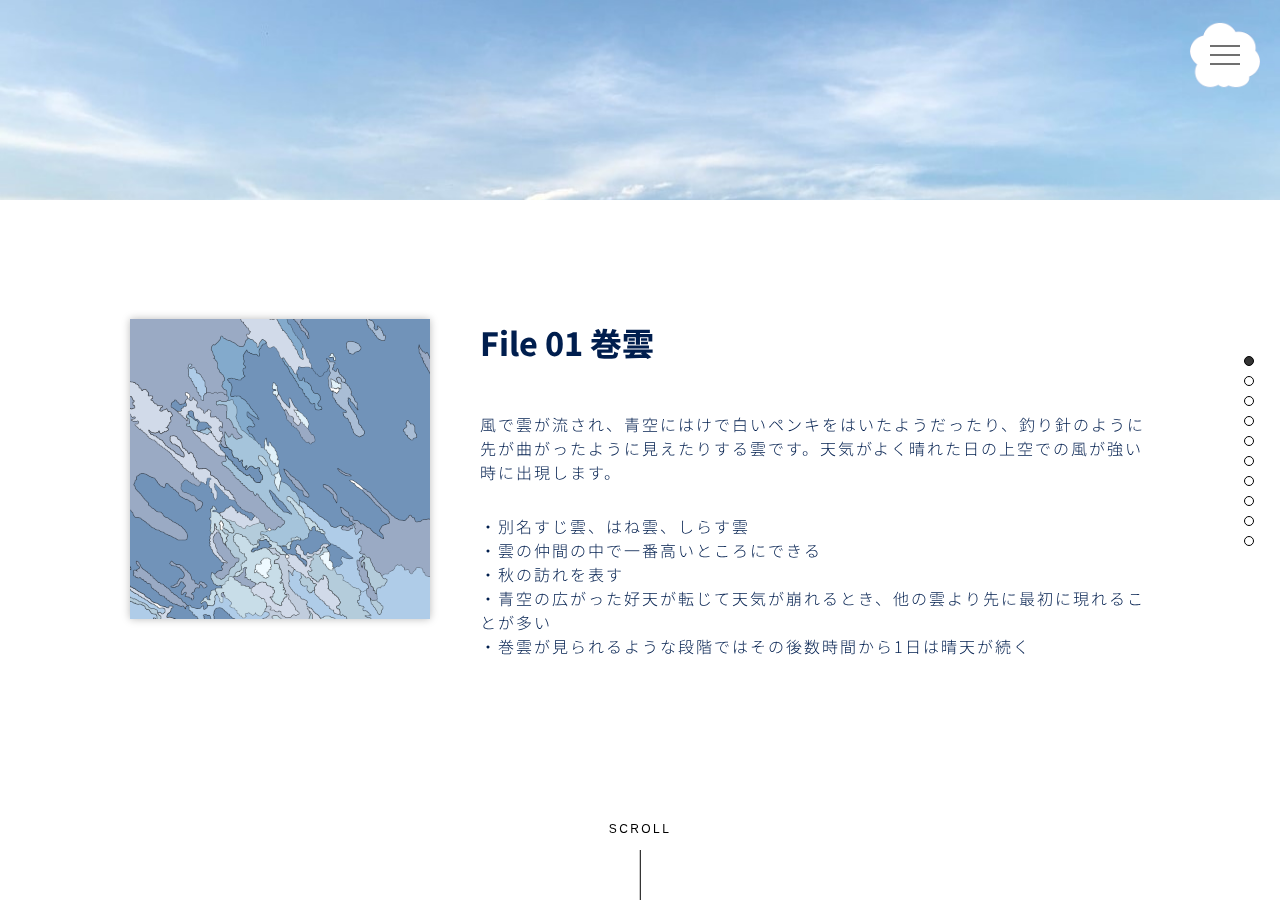
<file: clouds.html>
<!DOCTYPE html>
<html lang="ja">

<head>
    <meta charset="UTF-8">
    <link rel="icon" href="img/favicon.ico">
    <link rel="stylesheet" href="css/clouds.css">
    <link rel="stylesheet" href="css/style.css">
    <link rel="stylesheet" href="css/animation.css">
    <link rel="stylesheet" href="css/menu.css">
    <link rel="stylesheet" href="css/jquery.pagepiling.css">
    <link href="https://fonts.googleapis.com/css2?family=Noto+Sans+JP:wght@300&display=swap" rel="stylesheet">
    <meta name="viewport" content="width=device-width, initial-scale=1.0">
    <title>雲図鑑</title>
</head>

<body>
    <div id="pagepiling">
        <section id="cloud1" class="section eachcloud pp-scrollable">
            <header>
                <img src="img/menu.svg" alt="" width="70px" class="menu_cloud">
                <a class="menu">
                    <span class="menu__line menu__line--top"></span>
                    <span class="menu__line menu__line--center"></span>
                    <span class="menu__line menu__line--bottom"></span>
                </a>
                <nav class="gnav">
                    <div class="gnav__wrap">
                        <ul class="gnav__menu">
                            <li class="gnav__menu__item"><a href="index.html">Home</a></li>
                            <li class="gnav__menu__item"><a href="index.html#message">Message</a></li>
                            <li class="gnav__menu__item"><a href="index.html#contents_all">contents</a></li>
                            <li class="gnav__menu__item"><a href="content1.html">-01 身近な雲</a></li>
                            <li class="gnav__menu__item"><a href="content2.html">-02 集中豪雨</a></li>
                            <li class="gnav__menu__item"><a href="content3.html">-03 温暖化</a></li>
                            <li class="gnav__menu__item"><a href="content4.html">-04 私たちにできること</a></li>
                        </ul>
                    </div>
                </nav>
            </header>
            <main class="wrapper flex">
               <div class="cloud_img">
                    <img src="img/cloud1.png" alt="">
                </div>
                <div class="cloud_txt">
                    <h1>File 01 巻雲</h1>
                    <p>風で雲が流され、青空にはけで白いペンキをはいたようだったり、釣り針のように先が曲がったように見えたりする雲です。天気がよく晴れた日の上空での風が強い時に出現します。</p>
                    <p>・別名すじ雲、はね雲、しらす雲<br>
                        ・雲の仲間の中で一番高いところにできる<br>
                        ・秋の訪れを表す<br>
                        ・青空の広がった好天が転じて天気が崩れるとき、他の雲より先に最初に現れることが多い<br>
                        ・巻雲が見られるような段階ではその後数時間から1日は晴天が続く</p>
                </div>
            </main>
            <a href="#" class="scroll">scroll</a>
        </section>
        <section id="cloud2" class="section eachcloud pp-scrollable">
            <header>
                <img src="img/menu.svg" alt="" width="70px" class="menu_cloud">
                <a class="menu">
                    <span class="menu__line menu__line--top"></span>
                    <span class="menu__line menu__line--center"></span>
                    <span class="menu__line menu__line--bottom"></span>
                </a>
                <nav class="gnav">
                    <div class="gnav__wrap">
                        <ul class="gnav__menu">
                            <li class="gnav__menu__item"><a href="index.html">Home</a></li>
                            <li class="gnav__menu__item"><a href="index.html#message">Message</a></li>
                            <li class="gnav__menu__item"><a href="index.html#contents_all">contents</a></li>
                            <li class="gnav__menu__item"><a href="content1.html">-01 身近な雲</a></li>
                            <li class="gnav__menu__item"><a href="content2.html">-02 集中豪雨</a></li>
                            <li class="gnav__menu__item"><a href="content3.html">-03 温暖化</a></li>
                            <li class="gnav__menu__item"><a href="content4.html">-04 私たちにできること</a></li>
                        </ul>
                    </div>
                </nav>
            </header>
            <main class="wrapper flex">
               <div class="cloud_img">
                    <img src="img/cloud2.png" alt="">
                </div>
                <div class="cloud_txt">
                    <h1>File 02 巻積雲</h1>
                    <p>まるで魚の鱗を敷き詰めたように見える雲です。細かい氷の粒でできた雲の塊です。一つ一つの雲が小さく薄いので、太陽の光が透け、影ができないのが特徴です。</p>
                    <p>・別名うろこ雲、いわし雲、さば雲<br>
                        ・上空の高いところにできる<br>
                        ・日本では秋の象徴的な雲だとされる<br>
                        ・巻雲と巻積雲が見られると天気の悪化が近づいている<br>
                        ・「うろこ雲が出ると天気が一変する」ということわざがある<br>
                    </p>
                </div>
            </main>
            <a href="#" class="scroll">scroll</a>
        </section>
        <section id="cloud3" class="section eachcloud pp-scrollable">
            <header>
                <img src="img/menu.svg" alt="" width="70px" class="menu_cloud">
                <a class="menu">
                    <span class="menu__line menu__line--top"></span>
                    <span class="menu__line menu__line--center"></span>
                    <span class="menu__line menu__line--bottom"></span>
                </a>
                <nav class="gnav">
                    <div class="gnav__wrap">
                        <ul class="gnav__menu">
                            <li class="gnav__menu__item"><a href="index.html">Home</a></li>
                            <li class="gnav__menu__item"><a href="index.html#message">Message</a></li>
                            <li class="gnav__menu__item"><a href="index.html#contents_all">contents</a></li>
                            <li class="gnav__menu__item"><a href="content1.html">-01 身近な雲</a></li>
                            <li class="gnav__menu__item"><a href="content2.html">-02 集中豪雨</a></li>
                            <li class="gnav__menu__item"><a href="content3.html">-03 温暖化</a></li>
                            <li class="gnav__menu__item"><a href="content4.html">-04 私たちにできること</a></li>
                        </ul>
                    </div>
                </nav>
            </header>
            <main class="wrapper flex">
               <div class="cloud_img">
                    <img src="img/cloud3.png" alt="">
                </div>
                <div class="cloud_txt">
                    <h1>File 03　巻層雲</h1>
                    <p>空一面を薄いベールで覆ったような雲です。非常に薄いため、出来はじめの段階では空との見分けがつきにくいが、その薄さゆえに太陽光を屈折させいろんな自然現象を起こします。でも、この雲は悪天候の前触れなので注意が必要です。</p>
                    <p>・別名うす雲、かすみ雲<br>
                        ・上空の高いところにできる<br>
                        ・非常に薄く太陽光を透過する<br>
                        ・低気圧や前線が近づくと現れることが多く、天気が悪化する前兆
                    </p>
                </div>
            </main>
            <a href="#" class="scroll">scroll</a>
        </section>
        <section id="cloud4" class="section eachcloud pp-scrollable">
            <header>
                <img src="img/menu.svg" alt="" width="70px" class="menu_cloud">
                <a class="menu">
                    <span class="menu__line menu__line--top"></span>
                    <span class="menu__line menu__line--center"></span>
                    <span class="menu__line menu__line--bottom"></span>
                </a>
                <nav class="gnav">
                    <div class="gnav__wrap">
                        <ul class="gnav__menu">
                            <li class="gnav__menu__item"><a href="index.html">Home</a></li>
                            <li class="gnav__menu__item"><a href="index.html#message">Message</a></li>
                            <li class="gnav__menu__item"><a href="index.html#contents_all">contents</a></li>
                            <li class="gnav__menu__item"><a href="content1.html">-01 身近な雲</a></li>
                            <li class="gnav__menu__item"><a href="content2.html">-02 集中豪雨</a></li>
                            <li class="gnav__menu__item"><a href="content3.html">-03 温暖化</a></li>
                            <li class="gnav__menu__item"><a href="content4.html">-04 私たちにできること</a></li>
                        </ul>
                    </div>
                </nav>
            </header>
            <main class="wrapper flex">
               <div class="cloud_img">
                    <img src="img/cloud4.png" alt="">
                </div>
                <div class="cloud_txt">
                    <h1>File 04　高積雲</h1>
                    <p>ひつじが群れでぷかぷかと泳いでいるように見える雲です。小規模な
                        大気波の影響で帯状・波紋畳に発達して広がっていくのが特徴です。</p>
                    <p>・別名ひつじ雲<br>
                        ・晴れ<br>
                        ・空の中層にできる<br>
                        ・一年中みられる<br>
                        ・高積雲が空一面に広がってくると天気は下り坂に向かう
                    </p>
                </div>
            </main>
            <a href="#" class="scroll">scroll</a>
        </section>
        <section id="cloud5" class="section eachcloud pp-scrollable">
            <header>
                <img src="img/menu.svg" alt="" width="70px" class="menu_cloud">
                <a class="menu">
                    <span class="menu__line menu__line--top"></span>
                    <span class="menu__line menu__line--center"></span>
                    <span class="menu__line menu__line--bottom"></span>
                </a>
                <nav class="gnav">
                    <div class="gnav__wrap">
                        <ul class="gnav__menu">
                            <li class="gnav__menu__item"><a href="index.html">Home</a></li>
                            <li class="gnav__menu__item"><a href="index.html#message">Message</a></li>
                            <li class="gnav__menu__item"><a href="index.html#contents_all">contents</a></li>
                            <li class="gnav__menu__item"><a href="content1.html">-01 身近な雲</a></li>
                            <li class="gnav__menu__item"><a href="content2.html">-02 集中豪雨</a></li>
                            <li class="gnav__menu__item"><a href="content3.html">-03 温暖化</a></li>
                            <li class="gnav__menu__item"><a href="content4.html">-04 私たちにできること</a></li>
                        </ul>
                    </div>
                </nav>
            </header>
            <main class="wrapper flex">
               <div class="cloud_img">
                    <img src="img/cloud5.png" alt="">
                </div>
                <div class="cloud_txt">
                    <h1>File 05　高層雲</h1>
                    <p>すりガラスを通した感じのぼんやりとかすんで見える雲です。空全体を一様に覆うことが多いのが特徴で、この雲で月が隠れると、「おぼろ月夜」となります。</p>
                    <p>・別名おぼろ雲<br>
                        ・くもり、時々雨<br>
                        ・空の中層にできる<br>
                        ・一年中みられる<br>
                        ・太陽の光を透過するが空と雲の境が曖昧なので光がぼんやりと映る
                    </p>
                </div>
            </main>
            <a href="#" class="scroll">scroll</a>
        </section>
        <section id="cloud6" class="section eachcloud pp-scrollable">
            <header>
                <img src="img/menu.svg" alt="" width="70px" class="menu_cloud">
                <a class="menu">
                    <span class="menu__line menu__line--top"></span>
                    <span class="menu__line menu__line--center"></span>
                    <span class="menu__line menu__line--bottom"></span>
                </a>
                <nav class="gnav">
                    <div class="gnav__wrap">
                        <ul class="gnav__menu">
                            <li class="gnav__menu__item"><a href="index.html">Home</a></li>
                            <li class="gnav__menu__item"><a href="index.html#message">Message</a></li>
                            <li class="gnav__menu__item"><a href="index.html#contents_all">contents</a></li>
                            <li class="gnav__menu__item"><a href="content1.html">-01 身近な雲</a></li>
                            <li class="gnav__menu__item"><a href="content2.html">-02 集中豪雨</a></li>
                            <li class="gnav__menu__item"><a href="content3.html">-03 温暖化</a></li>
                            <li class="gnav__menu__item"><a href="content4.html">-04 私たちにできること</a></li>
                        </ul>
                    </div>
                </nav>
            </header>
            <main class="wrapper flex">
               <div class="cloud_img">
                    <img src="img/cloud6.png" alt="">
                </div>
                <div class="cloud_txt">
                    <h1>File 06　乱層雲</h1>
                    <p>多種多様な形をしており、雲の下部に灰色の影があり、形を変えるスピードが早いのが特徴です。</p>
                    <p>・別名あま雲、ゆき雲<br>
                        ・雨、雪<br>
                        ・空の中層にできる<br>
                        ・一年中みられる
                    </p>
                </div>
            </main>
            <a href="#" class="scroll">scroll</a>
        </section>
        <section id="cloud7" class="section eachcloud pp-scrollable">
            <header>
                <img src="img/menu.svg" alt="" width="70px" class="menu_cloud">
                <a class="menu">
                    <span class="menu__line menu__line--top"></span>
                    <span class="menu__line menu__line--center"></span>
                    <span class="menu__line menu__line--bottom"></span>
                </a>
                <nav class="gnav">
                    <div class="gnav__wrap">
                        <ul class="gnav__menu">
                            <li class="gnav__menu__item"><a href="index.html">Home</a></li>
                            <li class="gnav__menu__item"><a href="index.html#message">Message</a></li>
                            <li class="gnav__menu__item"><a href="index.html#contents_all">contents</a></li>
                            <li class="gnav__menu__item"><a href="content1.html">-01 身近な雲</a></li>
                            <li class="gnav__menu__item"><a href="content2.html">-02 集中豪雨</a></li>
                            <li class="gnav__menu__item"><a href="content3.html">-03 温暖化</a></li>
                            <li class="gnav__menu__item"><a href="content4.html">-04 私たちにできること</a></li>
                        </ul>
                    </div>
                </nav>
            </header>
            <main class="wrapper flex">
                <div class="cloud_img">
                    <img src="img/cloud7.png" alt="">
                </div>
                <div class="cloud_txt">
                    <h1>File 07　積雲　</h1>
                    <p>午後になって発生してむくむくと成長していき、夕方になるとそれがとまって消散しはじめたいていは大きく成長せずに消えてしまうのが特徴です。</p>
                    <p>・わた雲<br>
                        ・空の下層にできる<br>
                        ・晴れた日中に発達する<br>
                        ・一年中観測できる
                    </p>
                </div>
            </main>
            <a href="#" class="scroll">scroll</a>
        </section>
        <section id="cloud8" class="section eachcloud pp-scrollable">
            <header>
                <img src="img/menu.svg" alt="" width="70px" class="menu_cloud">
                <a class="menu">
                    <span class="menu__line menu__line--top"></span>
                    <span class="menu__line menu__line--center"></span>
                    <span class="menu__line menu__line--bottom"></span>
                </a>
                <nav class="gnav">
                    <div class="gnav__wrap">
                        <ul class="gnav__menu">
                            <li class="gnav__menu__item"><a href="index.html">Home</a></li>
                            <li class="gnav__menu__item"><a href="index.html#message">Message</a></li>
                            <li class="gnav__menu__item"><a href="index.html#contents_all">contents</a></li>
                            <li class="gnav__menu__item"><a href="content1.html">-01 身近な雲</a></li>
                            <li class="gnav__menu__item"><a href="content2.html">-02 集中豪雨</a></li>
                            <li class="gnav__menu__item"><a href="content3.html">-03 温暖化</a></li>
                            <li class="gnav__menu__item"><a href="content4.html">-04 私たちにできること</a></li>
                        </ul>
                    </div>
                </nav>
            </header>
            <main class="wrapper flex">
                <div class="cloud_img">
                    <img src="img/cloud8.png" alt="">
                </div>
                <div class="cloud_txt">
                    <h1>File 08　層積雲</h1>
                    <p>ふわふわの綿雲がたくさん集まって空を埋め尽くします。空が曇りで雨が降らないときの雲です。1年中見ることができます。</p>
                    <p>・別名うね雲、くもり雲、むら雲、まだら雲<br>
                        ・くもり、時々雨<br>
                        ・空の下層にできる<br>
                        ・一年中見ることができる</p>
                </div>
            </main>
            <a href="#" class="scroll">scroll</a>
        </section>
        <section id="cloud9" class="section eachcloud pp-scrollable">
            <header>
                <img src="img/menu.svg" alt="" width="70px" class="menu_cloud">
                <a class="menu">
                    <span class="menu__line menu__line--top"></span>
                    <span class="menu__line menu__line--center"></span>
                    <span class="menu__line menu__line--bottom"></span>
                </a>
                <nav class="gnav">
                    <div class="gnav__wrap">
                        <ul class="gnav__menu">
                            <li class="gnav__menu__item"><a href="index.html">Home</a></li>
                            <li class="gnav__menu__item"><a href="index.html#message">Message</a></li>
                            <li class="gnav__menu__item"><a href="index.html#contents_all">contents</a></li>
                            <li class="gnav__menu__item"><a href="content1.html">-01 身近な雲</a></li>
                            <li class="gnav__menu__item"><a href="content2.html">-02 集中豪雨</a></li>
                            <li class="gnav__menu__item"><a href="content3.html">-03 温暖化</a></li>
                            <li class="gnav__menu__item"><a href="content4.html">-04 私たちにできること</a></li>
                        </ul>
                    </div>
                </nav>
            </header>
            <main class="wrapper flex">
                <div class="cloud_img">
                    <img src="img/cloud9.png" alt="">
                </div>
                <div class="cloud_txt">
                    <h1>File 09　層雲</h1>
                    <p>雲の中でも最も低い場所に出来る雲です。山の途中や地上付近に見られ、低い山だと山全体が層雲で隠れてしまうこともあります。この雲が地面に着くと霧になります。</p>
                    <p>・別名きり雲<br>
                        ・霧、おもに霧雨<br>
                        ・空の下層にできる<br>
                    </p>
                </div>
            </main>
            <a href="#" class="scroll">scroll</a>
        </section>
        <section id="cloud10" class="section eachcloud pp-scrollable">
            <header>
                <img src="img/menu.svg" alt="" width="70px" class="menu_cloud">
                <a class="menu">
                    <span class="menu__line menu__line--top"></span>
                    <span class="menu__line menu__line--center"></span>
                    <span class="menu__line menu__line--bottom"></span>
                </a>
                <nav class="gnav">
                    <div class="gnav__wrap">
                        <ul class="gnav__menu">
                            <li class="gnav__menu__item"><a href="index.html">Home</a></li>
                            <li class="gnav__menu__item"><a href="index.html#message">Message</a></li>
                            <li class="gnav__menu__item"><a href="index.html#contents_all">contents</a></li>
                            <li class="gnav__menu__item"><a href="content1.html">-01 身近な雲</a></li>
                            <li class="gnav__menu__item"><a href="content2.html">-02 集中豪雨</a></li>
                            <li class="gnav__menu__item"><a href="content3.html">-03 温暖化</a></li>
                            <li class="gnav__menu__item"><a href="content4.html">-04 私たちにできること</a></li>
                        </ul>
                    </div>
                </nav>
            </header>
            <main class="wrapper flex">
                <div class="cloud_img">
                    <img src="img/cloud10.png" alt="">
                </div>
                <div class="cloud_txt">
                    <h1>File 10　積乱雲</h1>
                    <p>縦に長く分厚い雲で、雲の中でもっとも危険な雲になります。なんと高さが10km以上になる積乱雲もあり、激しい雷や竜巻、豪雨が発生
                        することもあります。夏の台風や夕立、冬のあられやヒョウの原因となる雲です。</p>
                    <p>・別名入道雲<br>
                        ・垂直に発生する<br>
                        ・夏と冬によく発生<br>
                        ・豪雨やゲリラ豪雨、大雪をもたらす
                    </p>
                </div>
            </main>
        </section>
    </div>
    <script src="https://ajax.googleapis.com/ajax/libs/jquery/3.5.1/jquery.min.js"></script>
    <script>
        $('.menu').on('click', function() {
            $('.menu__line').toggleClass('active');
            $('.gnav').fadeToggle();
        });

    </script>
    <script src="js/jquery.pagepiling.min.js"></script>
    <script>
        $(function() {
            $('#pagepiling').pagepiling({
                sectionSelector: '.section',
            });
        });

    </script>
</body>

</html>
</file>
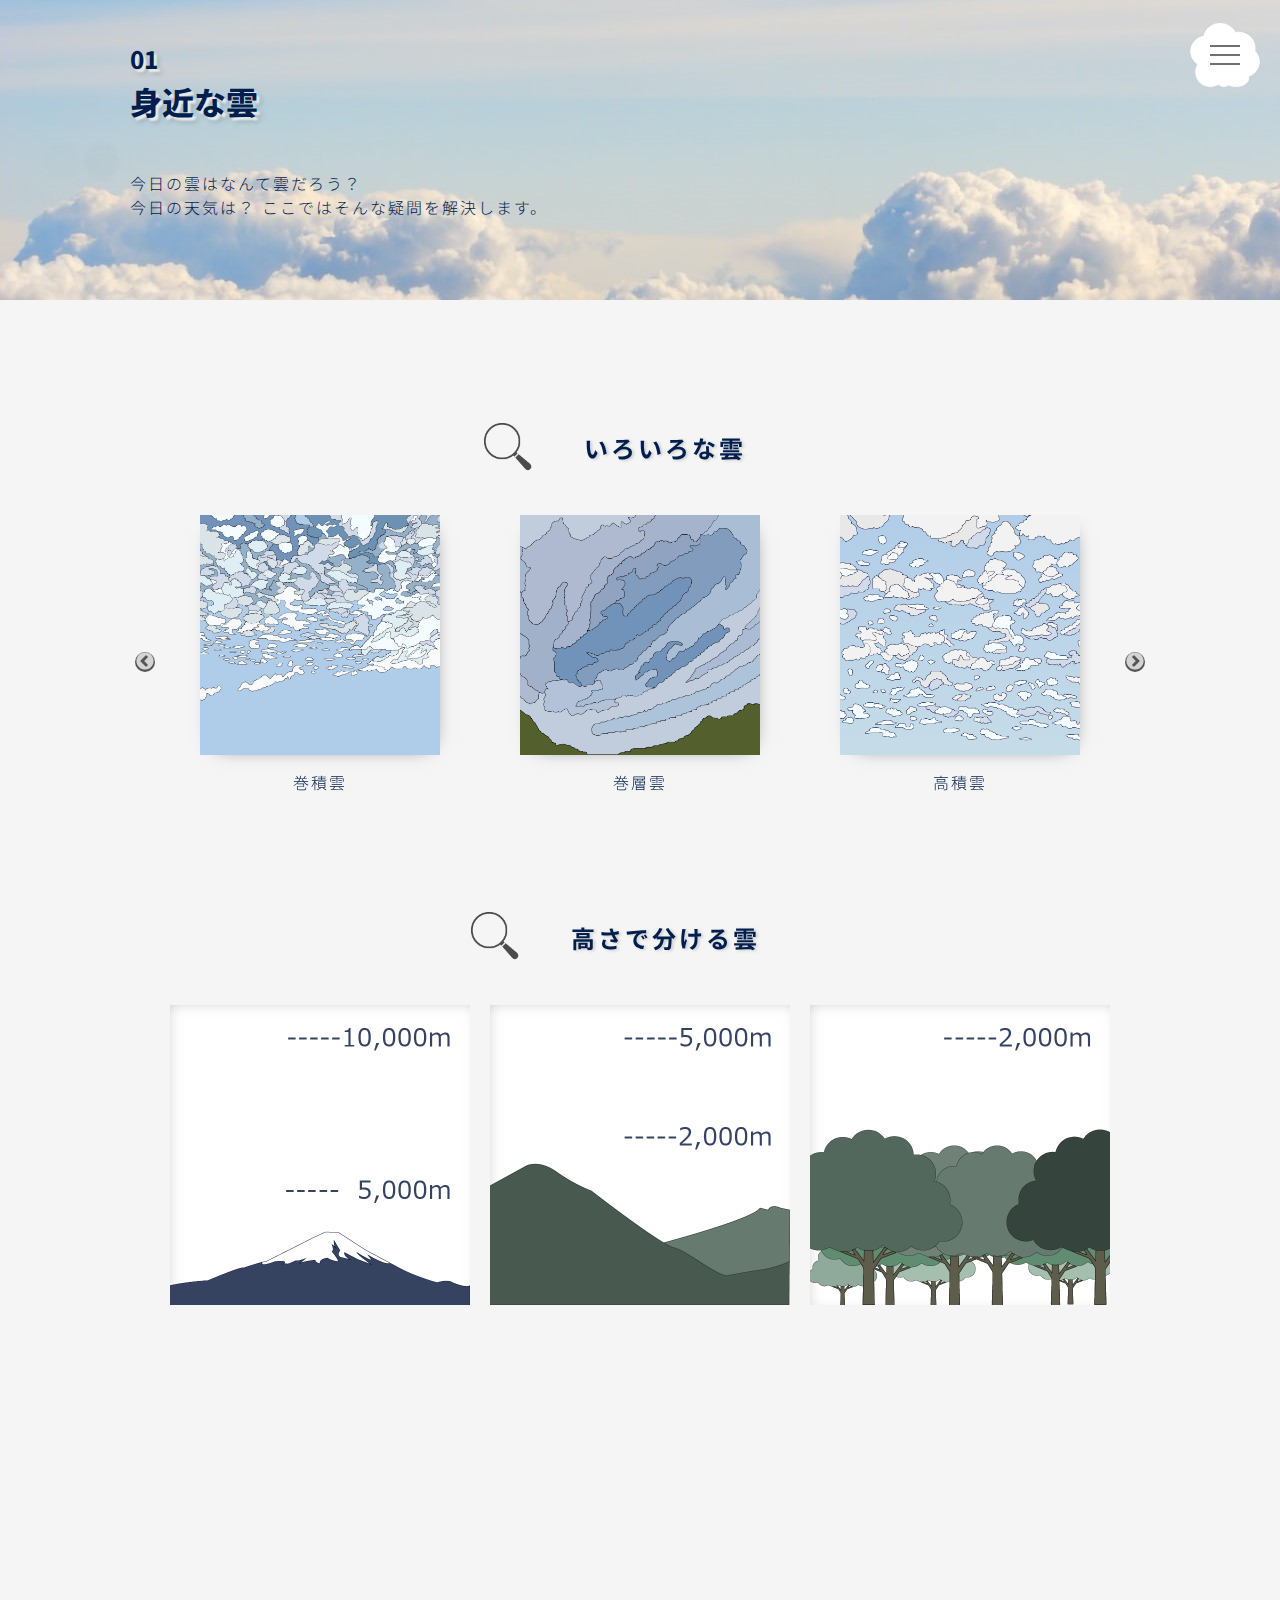
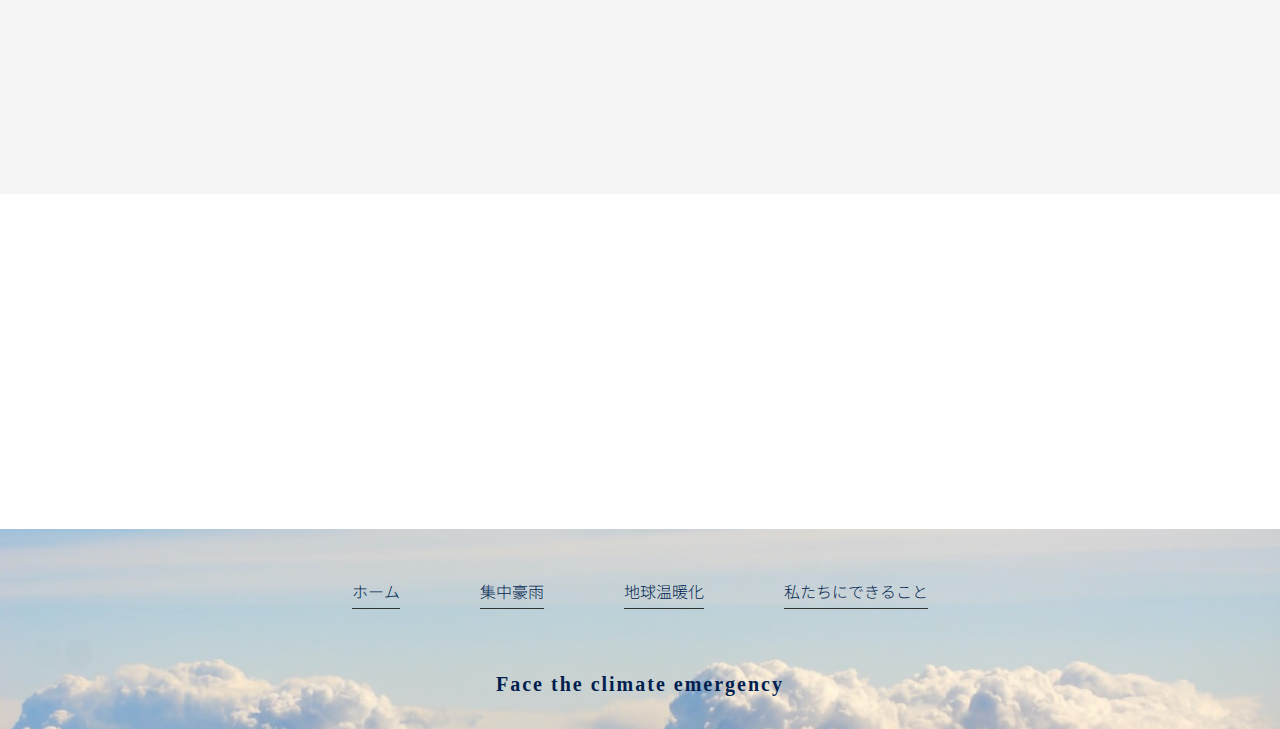
<file: content1.html>
<!DOCTYPE html>
<html lang="ja">

<head>
    <meta charset="UTF-8">
    <link rel="icon" href="img/favicon.ico">
    <title>01_身近な雲</title>
    <link rel="stylesheet" href="css/style.css">
    <link rel="stylesheet" href="css/content1.css">
    <link rel="stylesheet" href="css/menu.css">
    <link rel="stylesheet" href="css/animation.css">
    <link rel="stylesheet" href="css/slick-theme.css" type="text/css">
    <link rel="stylesheet" href="css/slick.css">
    <link href="https://fonts.googleapis.com/css2?family=Noto+Sans+JP:wght@300&display=swap" rel="stylesheet">
    <meta name="viewport" content="width=device-width, initial-scale=1.0">
</head>

<body>
    <div class="menu_wrap">
        <a class="menu fuwat_scroll">
            <span class="menu__line menu__line--top"></span>
            <span class="menu__line menu__line--center"></span>
            <span class="menu__line menu__line--bottom"></span>
        </a>
    </div>
    <nav class="gnav">
        <div class="gnav__wrap">
            <ul class="gnav__menu">
                <li class="gnav__menu__item"><a href="index.html">Home</a></li>
                <li class="gnav__menu__item"><a href="index.html#message">Message</a></li>
                <li class="gnav__menu__item"><a href="index.html#contents_all">contents</a></li>
                <li class="gnav__menu__item"><a href="content1.html">-01 身近な雲</a></li>
                <li class="gnav__menu__item"><a href="content2.html">-02 集中豪雨</a></li>
                <li class="gnav__menu__item"><a href="content3.html">-03 温暖化</a></li>
                <li class="gnav__menu__item"><a href="content4.html">-04 私たちにできること</a></li>
            </ul>
        </div>
    </nav>
    <header class="fuwat_scroll">
        <img src="img/menu.svg" alt="" width="70px" class="menu_cloud">
        <div class="wrapper">
            <h1><span>01</span><br>身近な雲</h1>
            <p>今日の雲はなんて雲だろう？<br>
                今日の天気は？
                ここではそんな疑問を解決します。</p>
        </div>
    </header>
    <section id="section1">
        <div class="wrapper">
            <div class="fuwat_scroll section1">
               <div class="subtitle">
               <img src="img/01_magglass.png" alt="">
                <h2>いろいろな雲</h2>
                </div>
                <div class="slider">
                   <a href="clouds.html#cloud1" id="cloud1" class="cloud">
                        <img src="img/cloud1.png" alt="" width="240px">
                        <p>巻雲</p>
                    </a>
                    <a href="clouds.html#cloud2" id="cloud2" class="cloud">
                        <img src="img/cloud2.png" alt="" width="240px">
                        <p>巻積雲</p>
                    </a>
                    <a href="clouds.html#cloud3" id="cloud3" class="cloud">
                        <img src="img/cloud3.png" alt="" width="240px">
                        <p>巻層雲</p>
                    </a>
                    <a href="clouds.html#cloud4" id="cloud4" class="cloud">
                        <img src="img/cloud4.png" alt="" width="240px">
                        <p>高積雲</p>
                    </a>
                    <a href="clouds.html#cloud5" id="cloud5" class="cloud">
                        <img src="img/cloud5.png" alt="" width="240px">
                        <p>高層雲</p>
                    </a>
                    <a href="clouds.html#cloud6" id="cloud6" class="cloud">
                        <img src="img/cloud6.png" alt="" width="240px">
                        <p>乱層雲</p>
                    </a>
                    <a href="clouds.html#cloud7" id="cloud7" class="cloud"><img src="img/cloud7.png" alt="" width="240px">
                        <p>積雲</p>
                    </a>
                    <a href="clouds.html#cloud8" id="cloud8" class="cloud"><img src="img/cloud8.png" alt="" width="240px">
                        <p>層積雲</p>
                    </a>
                    <a href="clouds.html#cloud9" id="cloud9" class="cloud"><img src="img/cloud9.png" alt="" width="240px">
                        <p>層雲</p>
                    </a>
                    <a href="clouds.html#cloud10" id="cloud10" class="cloud"><img src="img/cloud10.png" alt="" width="220px">
                        <p>積乱雲</p>
                    </a>
                </div>
            </div>
            <div id="height" class="fuwat_scroll section1">
              <div class="subtitle">
               <img src="img/01_magglass.png" alt="">
                <h2>高さで分ける雲</h2>
                </div>
                <div class="flex">
                    <div class="img_animation_1">
                        <a href="javascript:void(0);">
                            <a href="height.html#hight_1">
                                <div class="img">
                                    <img src="img/01_section1_height1.png" alt="" width="300px">
                                </div>
                                <div class="caption">
                                    <div class="captionContent">
                                        <h3 class="link_title">上層雲</h3>
                                        <span class="line"></span>
                                        <p class="description">> 詳しくみる</p>
                                    </div>
                                </div>
                            </a>
                        </a>
                    </div>
                    <div class="img_animation_1">
                        <a href="javascript:void(0);">
                            <a href="height.html#hight_2">
                                <div class="img">
                                    <img src="img/01_section1_height2.png" alt="" width="300px">
                                </div>
                                <div class="caption">
                                    <div class="captionContent">
                                        <h3 class="link_title">中層雲</h3>
                                        <span class="line"></span>
                                        <p class="description">> 詳しくみる</p>
                                    </div>
                                </div>
                            </a>
                        </a>
                    </div>
                    <div class="img_animation_1">
                        <a href="javascript:void(0);">
                            <a href="height.html#hight_3">
                                <div class="img">
                                    <img src="img/01_section1_height3.png" alt="" width="300px">
                                </div>
                                <div class="caption">
                                    <div class="captionContent">
                                        <h3 class="link_title">下層雲</h3>
                                        <span class="line"></span>
                                        <p class="description">> 詳しくみる</p>
                                    </div>
                                </div>
                            </a>
                        </a>
                    </div>
                </div>
            </div>
            <div id="weather_link_all" class="fuwat_scroll section1">
              <div class="subtitle">
               <img src="img/01_magglass.png" alt="">
                <h2>天気で分ける雲</h2>
                </div>
                <div class="flex">
                    <div id="weather_sun" class="weather_link">
                        <a href="weather.html" class="link_underline">
                            <img src="img/01_section1_weather1.png" alt="" width="160px">
                            <h3>▷ 晴れの日の雲</h3>
                        </a>
                    </div>
                    <div id="weather_cloud" class="weather_link">
                        <a href="weather.html" class="link_underline">
                            <img src="img/01_section1_weather2.png" alt="" width="160px">
                            <h3>▷ 曇りの日の雲</h3>
                        </a>
                    </div>
                    <div id="weather_rain" class="weather_link">
                        <a href="weather.html" class="link_underline">
                            <img src="img/01_section1_weather3.png" alt="" width="160px">
                            <h3>▷ 雨の日の雲</h3>
                        </a>
                    </div>
                </div>
            </div>
        </div>
    </section>
    <section id="section2" class="fuwat_scroll">
        <div class="wrapper">
            <h2>今日の天気は？</h2>
            <div class="bg_white">
                <div class="mamewaza_weather"><div><div class="mamewaza_weather_exp"></div></div></div><script type="text/javascript" src="https://mamewaza.net/weather.js?200804"></script><script type="text/javascript">mamewaza_weather({layout:"horizontal",when:"7days",region:"130010",style:"div.mamewaza_weather > div{background-color:transparent;}div.mamewaza_weather th,div.mamewaza_weather td,div.mamewaza_weather div.mamewaza_weather_exp{padding:10px;}div.mamewaza_weather > div{padding:10px;font-size:14px;}div.mamewaza_weather th,div.mamewaza_weather td{border:none;border-bottom:1px dashed #eeeeee;}div.mamewaza_weather,div.mamewaza_weather a{color:#000;}div.mamewaza_weather span.mamewaza_weather_icon{color:inherit;font-size:36px;text-shadow:none;}div.mamewaza_weather div.mamewaza_weather_exp,div.mamewaza_weather div.mamewaza_weather_exp a{color:#000000;font-size:12px;}div.mamewaza_weather td.mamewaza_weather_sat,div.mamewaza_weather td.mamewaza_weather_sat span.mamewaza_weather_icon{color:#00f;}div.mamewaza_weather td.mamewaza_weather_sun,div.mamewaza_weather td.mamewaza_weather_sun span.mamewaza_weather_icon{color:#f00;}"})</script>
            </div>
        </div>
        <a href="https://twiter.com/share?
           hashtags=#今日の雲をツイートする" text=cloudtocrisis rel="nofollow" target="_blank">
            <img src="img/01_section3_post.png" class="twitter_bird" alt="" width="150px">
        </a>
    </section>
    <footer>
        <div class="wrapper">
            <nav>
                <li><a href="index.html" class="link_underline">ホーム</a></li>
                <li><a href="#" class="link_underline pagetop">身近な雲</a></li>
                <li><a href="content2.html" class="link_underline">集中豪雨</a></li>
                <li><a href="content3.html" class="link_underline">地球温暖化</a></li>
                <li><a href="content4.html" class="link_underline">私たちにできること</a></li>
            </nav>
            <h3>Face the climate emergency</h3>
        </div>
    </footer>
    <script src="https://ajax.googleapis.com/ajax/libs/jquery/3.5.1/jquery.min.js"></script>
    <script src="js/scrollreveal.min.js"></script>
    <script>
        $(function() {
            ScrollReveal().reveal('.fuwat_scroll', {
                delay: 200,
                distance: '30px',
                origin: 'bottom',
                duration: 2000
            });
        });
    </script>
    <script>
        $('.menu').on('click', function() {
            $('.menu__line').toggleClass('active');
            $('.gnav').fadeToggle();
        });
    </script>
    <script type="text/javascript" src="js/slick.min.js">
    </script>
    <script>
        $('.slider').slick({
            autoplay: true,
            dots: false,
            slidesToShow: 3,
            sLidesToScroll: 1,
            arrows: true,
            responsive: [{
                breakpoint: 640,
                settings: {
                    slidesToShow: 1,
                    slidesToScroll: 1,
                }  
            }]
        });
    </script>
    <script src="js/smooth_scroll.js"></script>
    <script>
    $(function () {
    var $pageTop = $(".pagetop")
    $pageTop.hide();
    $(window).scroll(function () {
        if ($(this).scrollTop() > 500) {
            $pageTop.fadeIn();
        } else {
            $pageTop.fadeOut();
        }
    });
    $('a[href^="#"]').click(function () {
        var href = $(this).attr("href");
        var target = $(href == "#" || href == "" ? 'html' : href);
        var position = target.offset().top;
        $("html, body").animate({
            scrollTop: position
        }, 500, "swing");
        return false;
    });
});
</script>
</body></html>
</file>
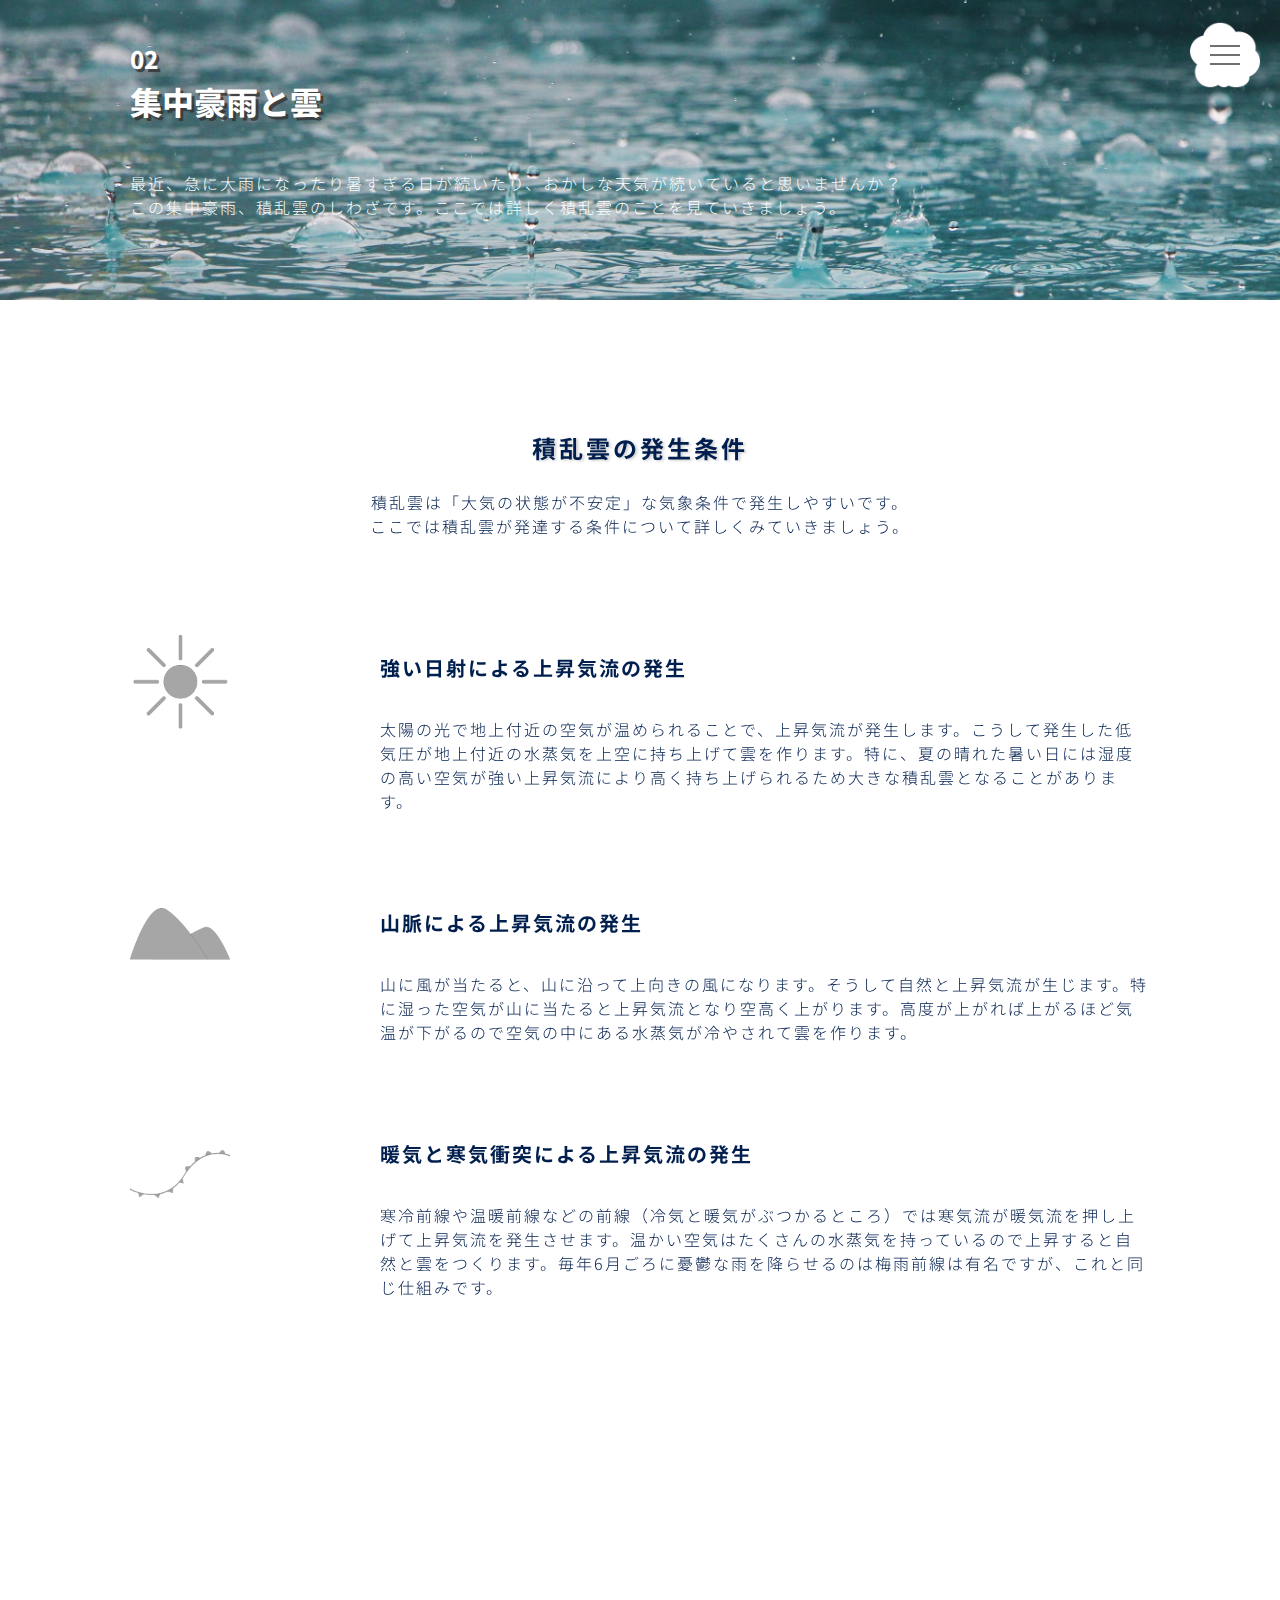
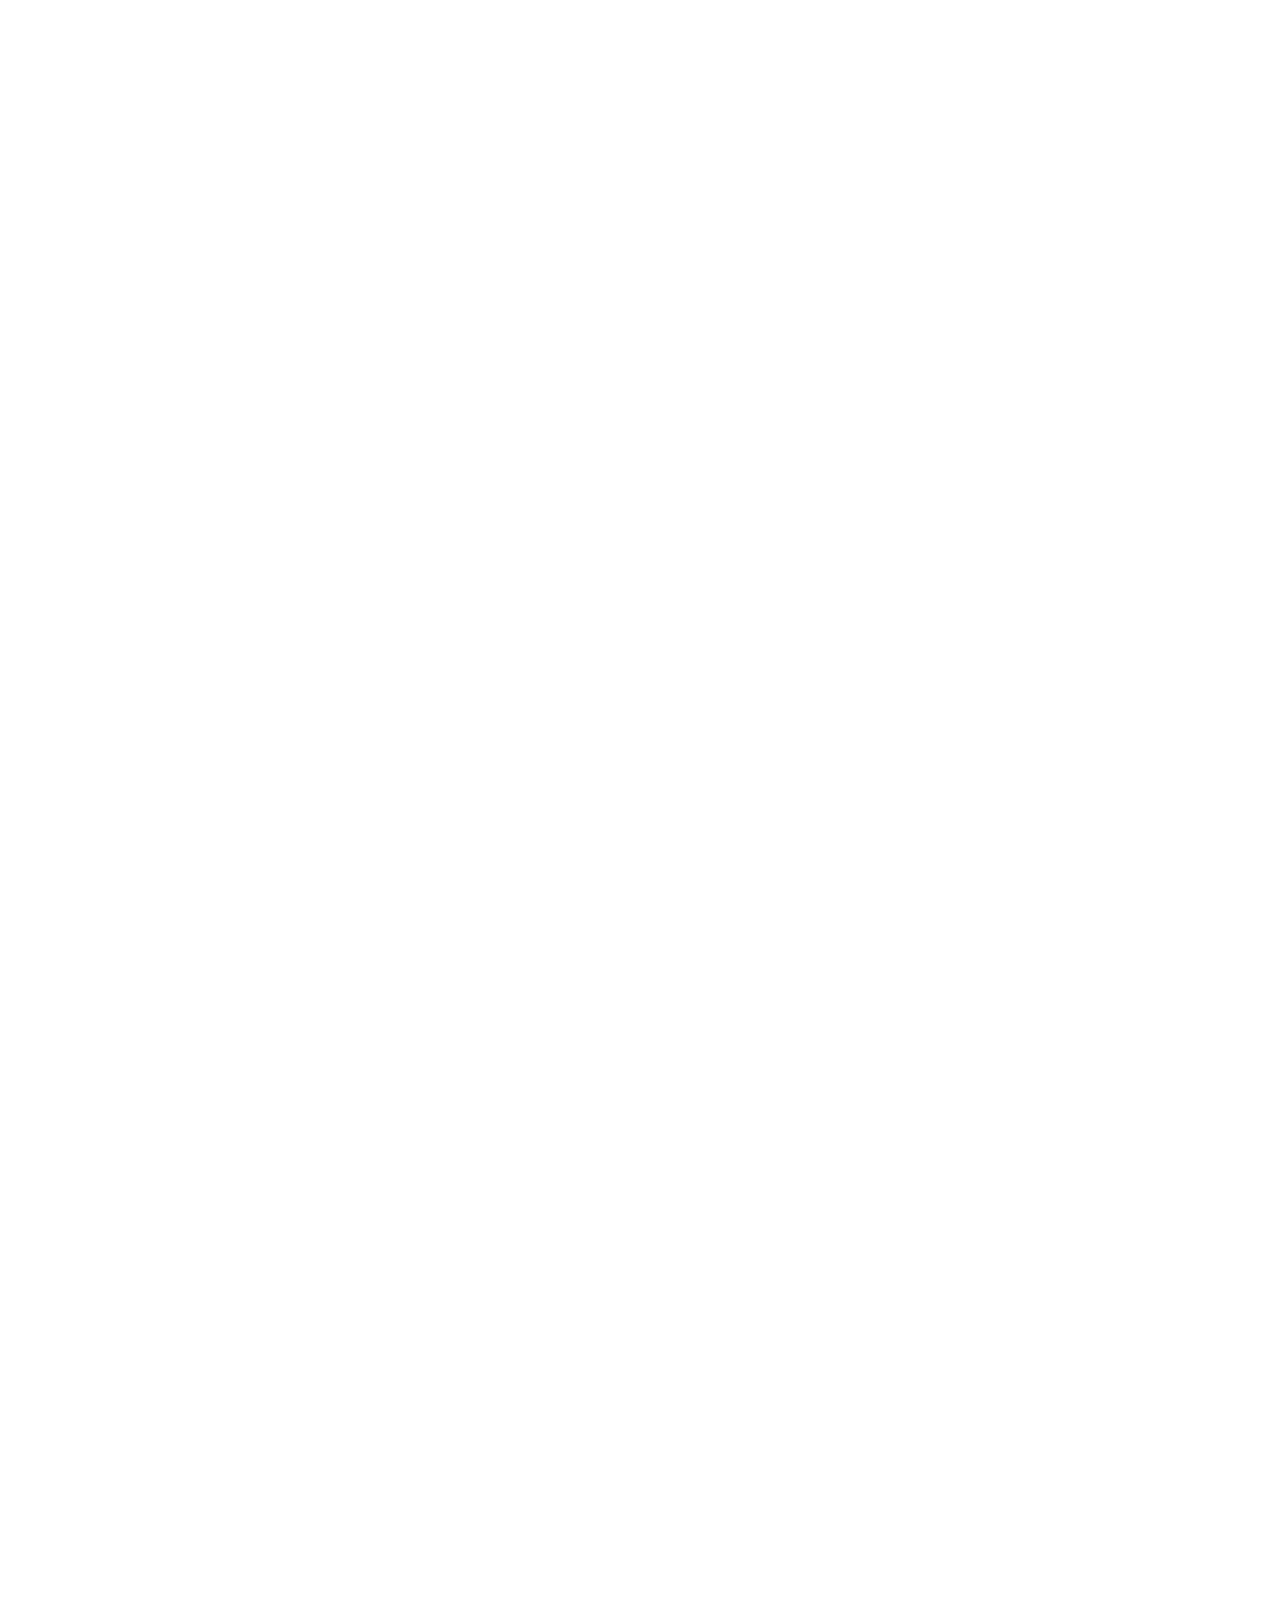
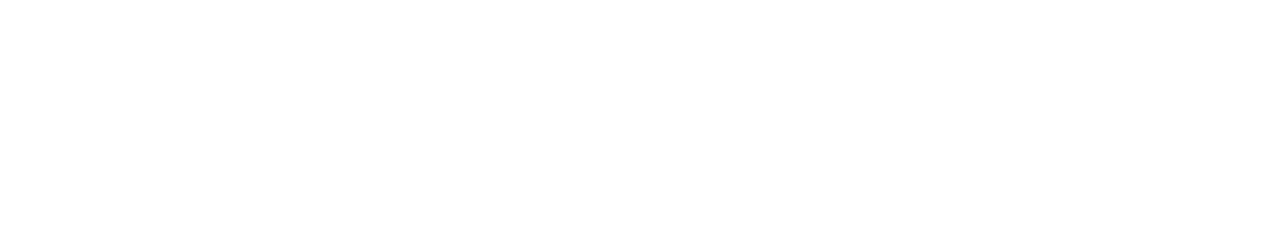
<file: content2.html>
<!DOCTYPE html>
<html lang="ja">

<head>
    <meta charset="UTF-8">
    <link rel="icon" href="img/favicon.ico">
    <title>02_集中豪雨</title>
    <link rel="stylesheet" href="css/content2.css">
    <link rel="stylesheet" href="css/style.css">
    <link rel="stylesheet" href="css/menu.css">
    <link rel="stylesheet" href="css/animation.css">
    <link href="https://fonts.googleapis.com/css2?family=Noto+Sans+JP:wght@300&display=swap" rel="stylesheet">
    <meta name="viewport" content="width=device-width, initial-scale=1.0">
</head>

<body>

    <div class="menu_wrap">
        <a class="menu fuwat_scroll">
            <span class="menu__line menu__line--top"></span>
            <span class="menu__line menu__line--center"></span>
            <span class="menu__line menu__line--bottom"></span>
        </a>
    </div>
    <nav class="gnav">
        <div class="gnav__wrap">
            <ul class="gnav__menu">
                <li class="gnav__menu__item"><a href="index.html">Home</a></li>
                <li class="gnav__menu__item"><a href="index.html#message">Message</a></li>
                <li class="gnav__menu__item"><a href="index.html#contents_all">contents</a></li>
                <li class="gnav__menu__item"><a href="content1.html">-01 身近な雲</a></li>
                <li class="gnav__menu__item"><a href="content2.html">-02 集中豪雨</a></li>
                <li class="gnav__menu__item"><a href="content3.html">-03 温暖化</a></li>
                <li class="gnav__menu__item"><a href="content4.html">-04 私たちにできること</a></li>
            </ul>
        </div>
        <!--gnav-wrap-->
    </nav>
    <header class="fuwat_scroll">
        <img src="img/menu.svg" alt="" width="70px" class="menu_cloud">
        <div class="wrapper">
            <h1><span>02</span><br>集中豪雨と雲</h1>
            <p>最近、急に大雨になったり暑すぎる日が続いたり、おかしな天気が続いていると思いませんか？<br>この集中豪雨、積乱雲のしわざです。ここでは詳しく積乱雲のことを見ていきましょう。</p>
        </div>
    </header>
    <section id="section1" class="fuwat_scroll">
        <div class="wrapper">
            <div class="title">
                <h2>積乱雲の発生条件</h2>
                <p>積乱雲は「大気の状態が不安定」な気象条件で発生しやすいです。<br>ここでは積乱雲が発達する条件について詳しくみていきましょう。</p>
            </div>
            <div id="section1_gr1" class="flex section1_gr">
                <img src="img/02_section1_1.svg" alt="太陽" width="100px" height="100px">
                <div class="section1_txt">
                    <h3>強い日射による上昇気流の発生</h3>
                    <p>太陽の光で地上付近の空気が温められることで、上昇気流が発生します。こうして発生した低気圧が地上付近の水蒸気を上空に持ち上げて雲を作ります。特に、夏の晴れた暑い日には湿度の高い空気が強い上昇気流により高く持ち上げられるため大きな積乱雲となることがあります。</p>
                </div>
            </div>
            <div id="section1_gr2" class="flex section1_gr">
                <img src="img/02_section1_2.svg" alt="山" width="100px" height="100px">
                <div class="section1_txt">
                    <h3>山脈による上昇気流の発生</h3>
                    <p>山に風が当たると、山に沿って上向きの風になります。そうして自然と上昇気流が生じます。特に湿った空気が山に当たると上昇気流となり空高く上がります。高度が上がれば上がるほど気温が下がるので空気の中にある水蒸気が冷やされて雲を作ります。</p>
                </div>
            </div>
            <div id="section1_gr3" class="flex section1_gr">
                <img src="img/02_section1_3.png" alt="前線" width="100px" height="100px">
                <div class="section1_txt">
                    <h3>暖気と寒気衝突による上昇気流の発生</h3>
                    <p>寒冷前線や温暖前線などの前線（冷気と暖気がぶつかるところ）では寒気流が暖気流を押し上げて上昇気流を発生させます。温かい空気はたくさんの水蒸気を持っているので上昇すると自然と雲をつくります。毎年6月ごろに憂鬱な雨を降らせるのは梅雨前線は有名ですが、これと同じ仕組みです。</p>
                </div>
            </div>
        </div>
    </section>
    <section id="section2" class="fuwat_scroll">
        <div class="wrapper">
            <div class="title">
                <h2>集中豪雨の発生要因</h2>
                <p>長時間にわたり大雨を降らせる集中豪雨は1つの積乱雲から別の積乱雲が生まれることで発生します。こうして長時間強い降水となる地域を「線状降水帯」と呼びます。この線状降水帯の中でも日本で発生の多いのがバックビルディング型について解説していきます。</p>
            </div>
            <div id="section2_exp">
                <div class="section2_txt">
                    <h3>バックビルディング型とは</h3>
                    <p>すでに発生している積乱雲が風に流される際に積乱雲の後ろ側に新しい積乱雲が発生するもののことで、風に対して水平に積乱雲が生まれるのが特徴です。日本で多くみられます。</p>
                </div>
                <img src="img/02_section2_exp.png" alt="" width="1020px">
            </div>
        </div>
    </section>
    <section id="section3" class="fuwat_scroll">
        <div class="wrapper">
            <div class="title">
                <h2>近年の気象災害</h2>
            </div>
            <div class="flex">
                <div class="typhoon">
                    <img src="img/02_section3_typhoon.png" alt="台風" width="56px" class="typhooon_animation">
                    <h3>2020.9<br class="br_sp"> 台風10号</h3>
                </div>
                <div id="rain_1" class="rain">
                    <div id="rain_img">
                        <img src="img/cloud_up.png" alt="" width="80px" class="rain_img_1">
                        <img src="img/cloud_down.png" alt="" width="65px" class="rain_img_2">
                    </div>
                    <h3>2020.7<br class="br_sp"> 令和2年7月豪雨</h3>
                </div>
                <div class="typhoon">
                    <img src="img/02_section3_typhoon.png" alt="台風" width="56px" class="typhooon_animation">
                    <h3>2019.10<br class="br_sp"> 台風19号</h3>
                </div>
            </div>
            <div class="flex">
                <div class="typhoon">
                    <img src="img/02_section3_typhoon.png" alt="台風" width="56px" class="typhooon_animation">
                    <h3>2019.9<br class="br_sp"> 台風19号</h3>
                </div>
                <div class="typhoon">
                    <img src="img/02_section3_typhoon.png" alt="台風" width="56px" class="typhooon_animation">
                    <h3>2019.9<br class="br_sp"> 台風15号</h3>
                </div>
                <div id="rain_2" class="rain">
                    <div id="rain_img">
                        <img src="img/cloud_up.png" alt="" width="80px" class="rain_img_1">
                        <img src="img/cloud_down.png" alt="" width="65px" class="rain_img_2">
                    </div>
                    <h3>2019.8<br class="br_sp"> 九州北部豪雨</h3>
                </div>
            </div>
            <div class="flex">
                <div id="snow" class="snow">
                    <div id="snow_img">
                        <img src="img/snow_up.png" alt="" width="80px" class="snow_img_1">
                        <img src="img/snow_down.png" alt="" width="80px" class="snow_img_2">
                    </div>
                    <h3>2018.1<br class="br_sp"> 大雪、暴風雪</h3>
                </div>
                <div id="rain_3" class="rain">
                    <div id="rain_img">
                        <img src="img/cloud_up.png" alt="" width="80px" class="rain_img_1">
                        <img src="img/cloud_down.png" alt="" width="65px" class="rain_img_2">
                    </div>
                    <h3>2018.7<br class="br_sp"> 平成30年7月豪雨</h3>
                </div>
                <div id="rain_4" class="rain">
                    <div id="rain_img">
                        <img src="img/cloud_up.png" alt="" width="80px" class="rain_img_1">
                        <img src="img/cloud_down.png" alt="" width="65px" class="rain_img_2">
                    </div>
                    <h3>2017.7<br class="br_sp"> 7月九州北部豪雨</h3>
                </div>
            </div>
        </div>
    </section>
    <footer class="fuwat_scroll">
        <nav>
            <li><a href="index.html" class="link_underline_white">ホーム</a></li>
            <li><a href="content1.html" class="link_underline_white">身近な雲</a></li>
            <li><a href="#" class="link_underline_white pagetop">集中豪雨</a></li>
            <li><a href="content3.html" class="link_underline_white">地球温暖化</a></li>
            <li><a href="content4.html" class="link_underline_white">私たちにできること</a></li>
        </nav>
        <h3>Face the climate emergency</h3>
    </footer>
    <script src="https://ajax.googleapis.com/ajax/libs/jquery/3.5.1/jquery.min.js"></script>
    <script src="js/scrollreveal.min.js"></script>
    <script>
        $(function() {
            ScrollReveal().reveal('.fuwat_scroll', {
                delay: 200,
                distance: '30px',
                origin: 'bottom',
                duration: 2000
            });
        });
    </script>
    <script>
        $('.menu').on('click', function() {
            $('.menu__line').toggleClass('active');
            $('.gnav').fadeToggle();
        });
    </script>
    <script src="js/smooth_scroll.js"></script>
    <script>
        $(function() {
            var $pageTop = $(".pagetop")
            $pageTop.hide();
            $(window).scroll(function() {
                if ($(this).scrollTop() > 500) {
                    $pageTop.fadeIn();
                } else {
                    $pageTop.fadeOut();
                }
            });
            $('a[href^="#"]').click(function() {
                var href = $(this).attr("href");
                var target = $(href == "#" || href == "" ? 'html' : href);
                var position = target.offset().top;
                $("html, body").animate({
                    scrollTop: position
                }, 500, "swing");
                return false;
            });
        });
    </script>
</body></html>
</file>
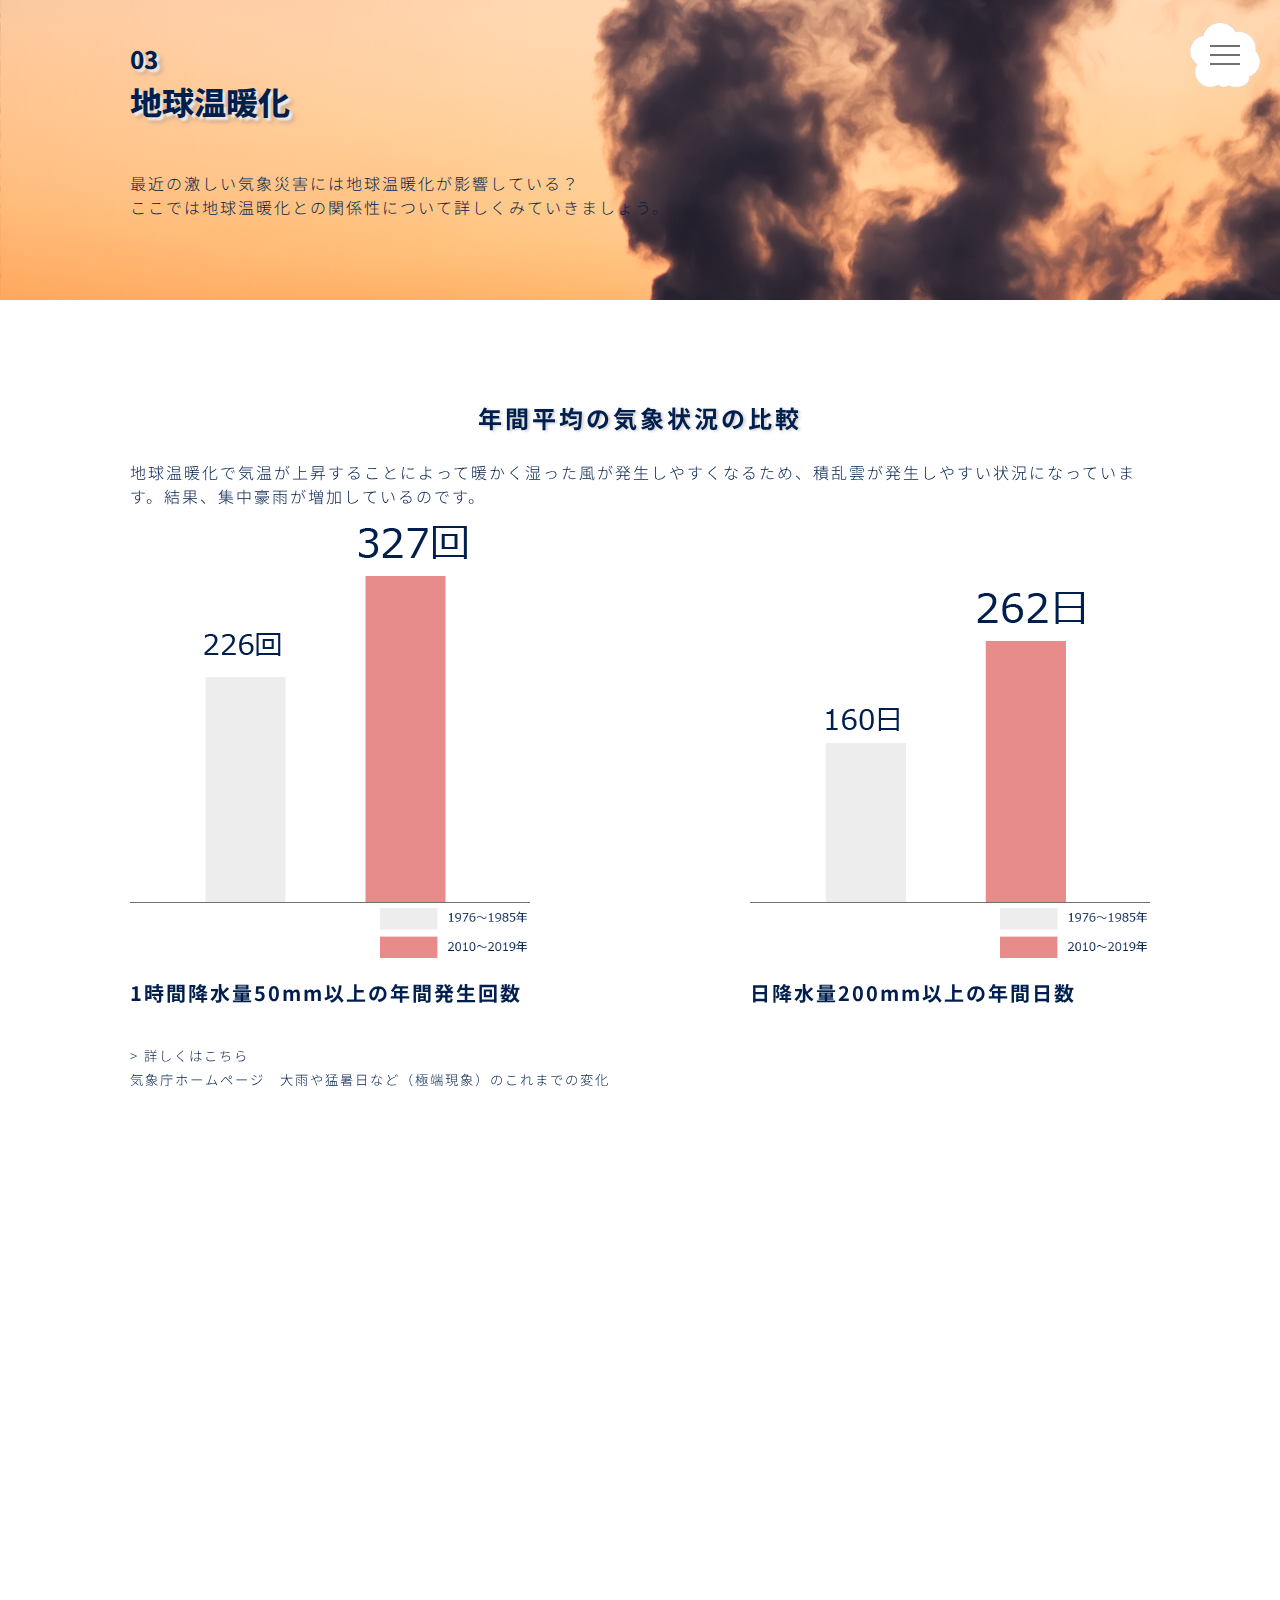
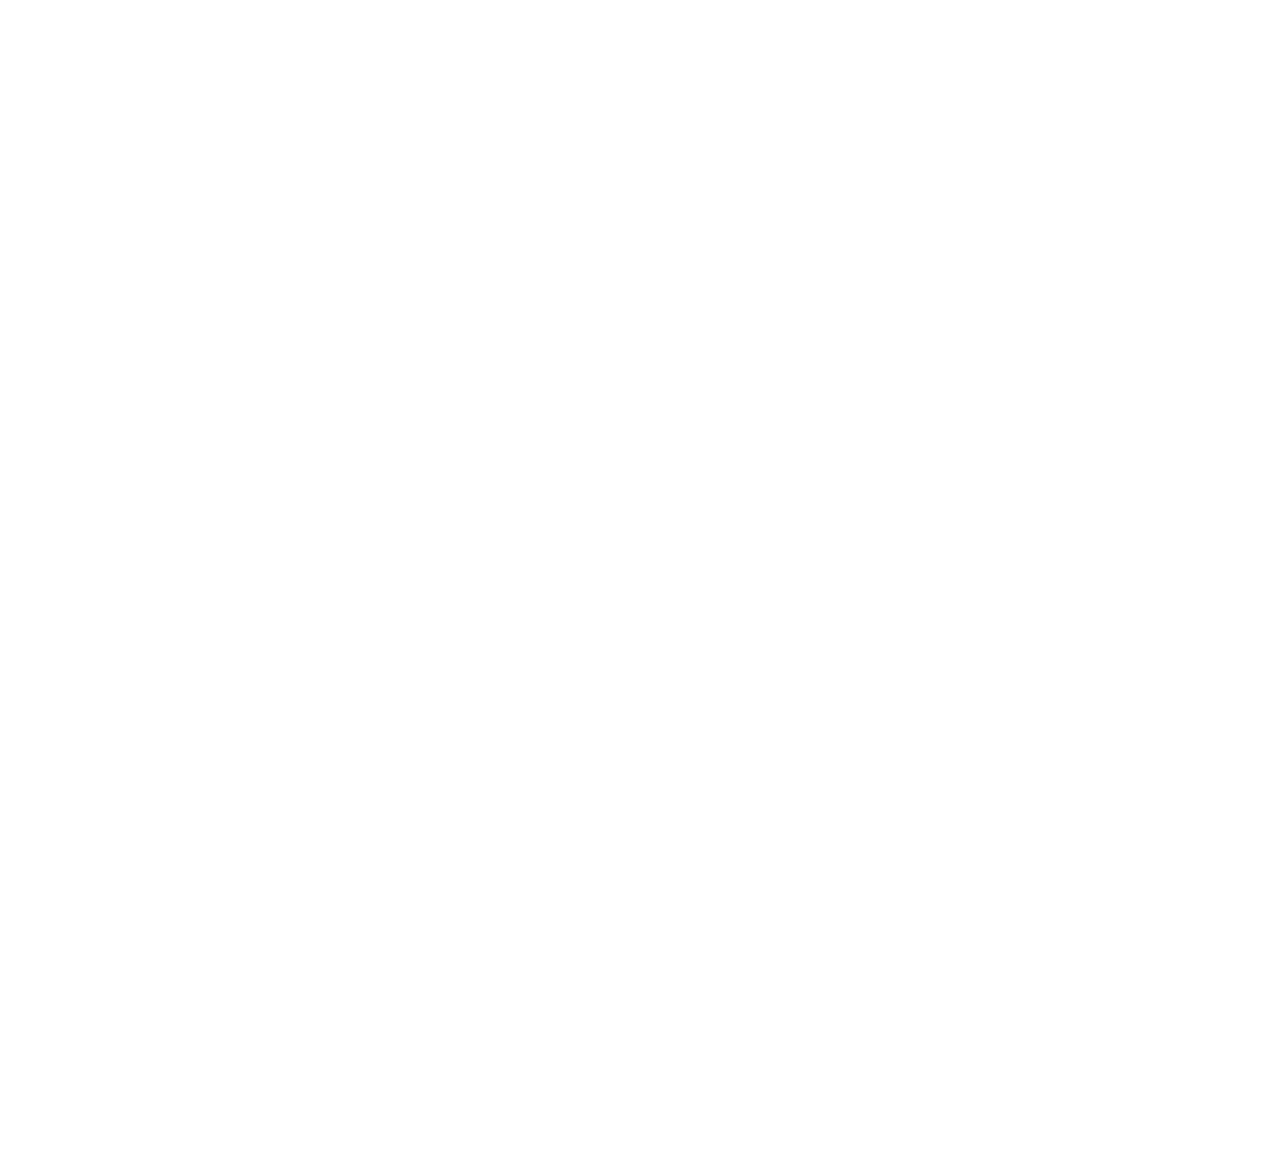
<file: content3.html>
<!DOCTYPE html>
<html lang="ja">

<head>
    <meta charset="UTF-8">
    <link rel="icon" href="img/favicon.ico">
    <title>03_地球温暖化</title>
    <meta name="viewport" content="width=device-width, initial-scale=1.0">
    <link rel="stylesheet" href="css/style.css">
    <link rel="stylesheet" href="css/content3.css">
    <link rel="stylesheet" href="css/menu.css">
    <link rel="stylesheet" href="css/animation.css">
    <link href="https://fonts.googleapis.com/css2?family=Noto+Sans+JP:wght@300&display=swap" rel="stylesheet">
</head>

<body>
    <div class="menu_wrap">
        <a class="menu fuwat_scroll">
            <span class="menu__line menu__line--top"></span>
            <span class="menu__line menu__line--center"></span>
            <span class="menu__line menu__line--bottom"></span>
        </a>
    </div>
    <nav class="gnav">
        <div class="gnav__wrap">
            <ul class="gnav__menu">
                <li class="gnav__menu__item"><a href="index.html">Home</a></li>
                <li class="gnav__menu__item"><a href="index.html#message">Message</a></li>
                <li class="gnav__menu__item"><a href="index.html#contents_all">contents</a></li>
                <li class="gnav__menu__item"><a href="content1.html">-01 身近な雲</a></li>
                <li class="gnav__menu__item"><a href="content2.html">-02 集中豪雨</a></li>
                <li class="gnav__menu__item"><a href="content3.html">-03 温暖化</a></li>
                <li class="gnav__menu__item"><a href="content4.html">-04 私たちにできること</a></li>
            </ul>
        </div>
        <!--gnav-wrap-->
    </nav>
    <header class="fuwat_scroll">
        <img src="img/menu.svg" alt="" width="70px" class="menu_cloud">
        <div class="wrapper">
            <h1><span>03</span><br>地球温暖化</h1>
            <p>最近の激しい気象災害には地球温暖化が影響している？<br>ここでは地球温暖化との関係性について詳しくみていきましょう。</p>
        </div>
    </header>
    <section id="section1" class="fuwat_scroll">
        <div class="wrapper">
            <div class="title">
                <h2>年間平均の気象状況の比較</h2>
                <p>地球温暖化で気温が上昇することによって暖かく湿った風が発生しやすくなるため、積乱雲が発生しやすい状況になっています。結果、集中豪雨が増加しているのです。</p>
            </div>
            <div class="flex">
                <div id="section1_graph1">
                    <figure>
                        <img src="img/03_section1_graph1.png" alt="" class="data">
                        <img src="img/03_section1_year.png" alt="" class="year">
                    </figure>
                    <h3>1時間降水量50mm以上の年間発生回数</h3>
                </div>
                <div id="section1_graph2">
                    <figure>
                        <img src="img/03_section1_graph2.png" alt="" class="data">
                        <img src="img/03_section1_year.png" alt="" class="year">
                    </figure>
                    <h3>日降水量200mm以上の年間日数</h3>
                </div>
            </div>
            <p>
                <small>
                    > 詳しくはこちら<br>
                    <a href="https://www.data.jma.go.jp/cpdinfo/extreme/extreme_p.html" class="underline">
                        気象庁ホームページ　大雨や猛暑日など（極端現象）のこれまでの変化</a>
                </small>
            </p>
        </div>
    </section>
    <section id="section2" class="fuwat_scroll">
        <div class="wrapper">
            <div class="title">
                <h2>地球温暖化が進んだ21世紀末は……</h2>
                <p><small>地球温暖化予測情報第8案より</small></p>
            </div>
            <div class="flex">
                <div class="upper">
                    <div id="section2_data1" class="section2_data">
                        <h3>年平均気温</h3>
                        <p><data>4.5</data>℃上昇<span>(全国平均)</span></p>
                    </div>
                    <div id="section2_data2" class="section2_data">
                        <div class="flex">
                            <h3>大雨の発生回数</h3>
                            <h5>日降水量<data>200</data>mm以上</h5>
                        </div>
                        <p><data>2</data>倍以上<span>(全国平均)</span></p>
                    </div>
                    <div id="section2_data3" class="section2_data">
                        <div class="flex">
                            <h3>短時間降雨発生回数</h3>
                            <h5>1時間降水量<data>50</data>mm以上</h5>
                        </div>
                        <p><data>2</data>倍以上<span>(全国平均)</span></p>
                    </div>
                </div>
                <div class="lower">
                    <div id="section2_data4" class="section2_data">
                        <h3>猛暑日</h3>
                        <p><data>19</data>日増加<span>(全国平均)</span></p>
                    </div>
                    <div id="section2_data5" class="section2_data">
                        <h3>真夏日</h3>
                        <p><data>49</data>日増加<span>(全国平均)</span></p>
                    </div>
                    <div id="section2_data6" class="section2_data">
                        <h3>熱帯夜</h3>
                        <p><data>41</data>日増加<span>(全国平均)</span></p>
                    </div>
                </div>
            </div>
        </div>
    </section>
    <section id="section3" class="fuwat_scroll">
        <div class="wrapper">
            <h2>気温上昇と地球への影響</h2>
            <div class="flex">
                <div class="figure">
                    <img src="img/03_section3_figure.png" alt="" width="80px">
                    <p class="section3_figure_prev">←予測</p>
                    <p class="section3_figure_now">←現在</p>
                    <p class="section3_figure_purpose">←目標</p>
                </div>
                <div class="txt">
                    <p>このままの経済活動を続けた場合、21世紀末には4℃前後の気温上昇が予測されています。<br>世界各国による国際交渉が進んだ結果、2015年に「パリ協定」が採択されました。これは、産業革命からの平均気温の上昇を2℃未満に保ちつつ、1.5℃に抑える努力を追求することを世界の目標として定めたものです。しかし、もはや2℃未満に抑えたとしてもある程度の影響は避けられません。また、すでに0.6℃程度上昇していると考えられています。<br>気候危機はもうすでに始まっているのです。</p>
                    <p>A：暑熱や洪水など異常気象による被害が増加<br>
                        B: サンゴ礁や北極の海氷などのシステムに高いリスク、マラリアなど熱帯の感染症の拡大<br>
                        C：作物の生産高が地域的に減少する<br>
                        D：利用可能な水が減少する<br>
                        E: 広い範囲で生物多様性の損失が起きる<br>
                        F: 大規模に氷床に消失し海面水位が上昇<br>
                        G: 多くの種の絶滅リスク、世界の食糧生産が危険にさらされるリスク </p>
                    <p><small>WWFジャパンの記事より</small></p>
                </div>
            </div>
        </div>
    </section>
    <footer class="fuwat_scroll">
        <nav>
            <li><a href="index.html" class="link_underline">ホーム</a></li>
            <li><a href="content1.html" class="link_underline">身近な雲</a></li>
            <li><a href="content2.html" class="link_underline"><span>集中豪雨</span></a></li>
            <li><a href="#" class="link_underline pagetop"><span>地球温暖化</span></a></li>
            <li><a href="content4.html" class="link_underline"><span>私たちにできること</span></a></li>
        </nav>
        <h3>Face the climate emergency</h3>
    </footer>
    <script src="https://ajax.googleapis.com/ajax/libs/jquery/3.5.1/jquery.min.js"></script>
    <script src="js/scrollreveal.min.js"></script>
    <script>
        $(function() {
            ScrollReveal().reveal('.fuwat_scroll', {
                delay: 200,
                distance: '30px',
                origin: 'bottom',
                duration: 2000
            });
        });
    </script>
    <script>
        $('.menu').on('click', function() {
            $('.menu__line').toggleClass('active');
            $('.gnav').fadeToggle();
        });
    </script>
    <script src="js/smooth_scroll.js"></script>
    <script>
    $(function () {
    var $pageTop = $(".pagetop")
    $pageTop.hide();
    $(window).scroll(function () {
        if ($(this).scrollTop() > 500) {
            $pageTop.fadeIn();
        } else {
            $pageTop.fadeOut();
        }
    });
    $('a[href^="#"]').click(function () {
        var href = $(this).attr("href");
        var target = $(href == "#" || href == "" ? 'html' : href);
        var position = target.offset().top;
        $("html, body").animate({
            scrollTop: position
        }, 500, "swing");
        return false;
    });
});
</script>
</body></html>
</file>
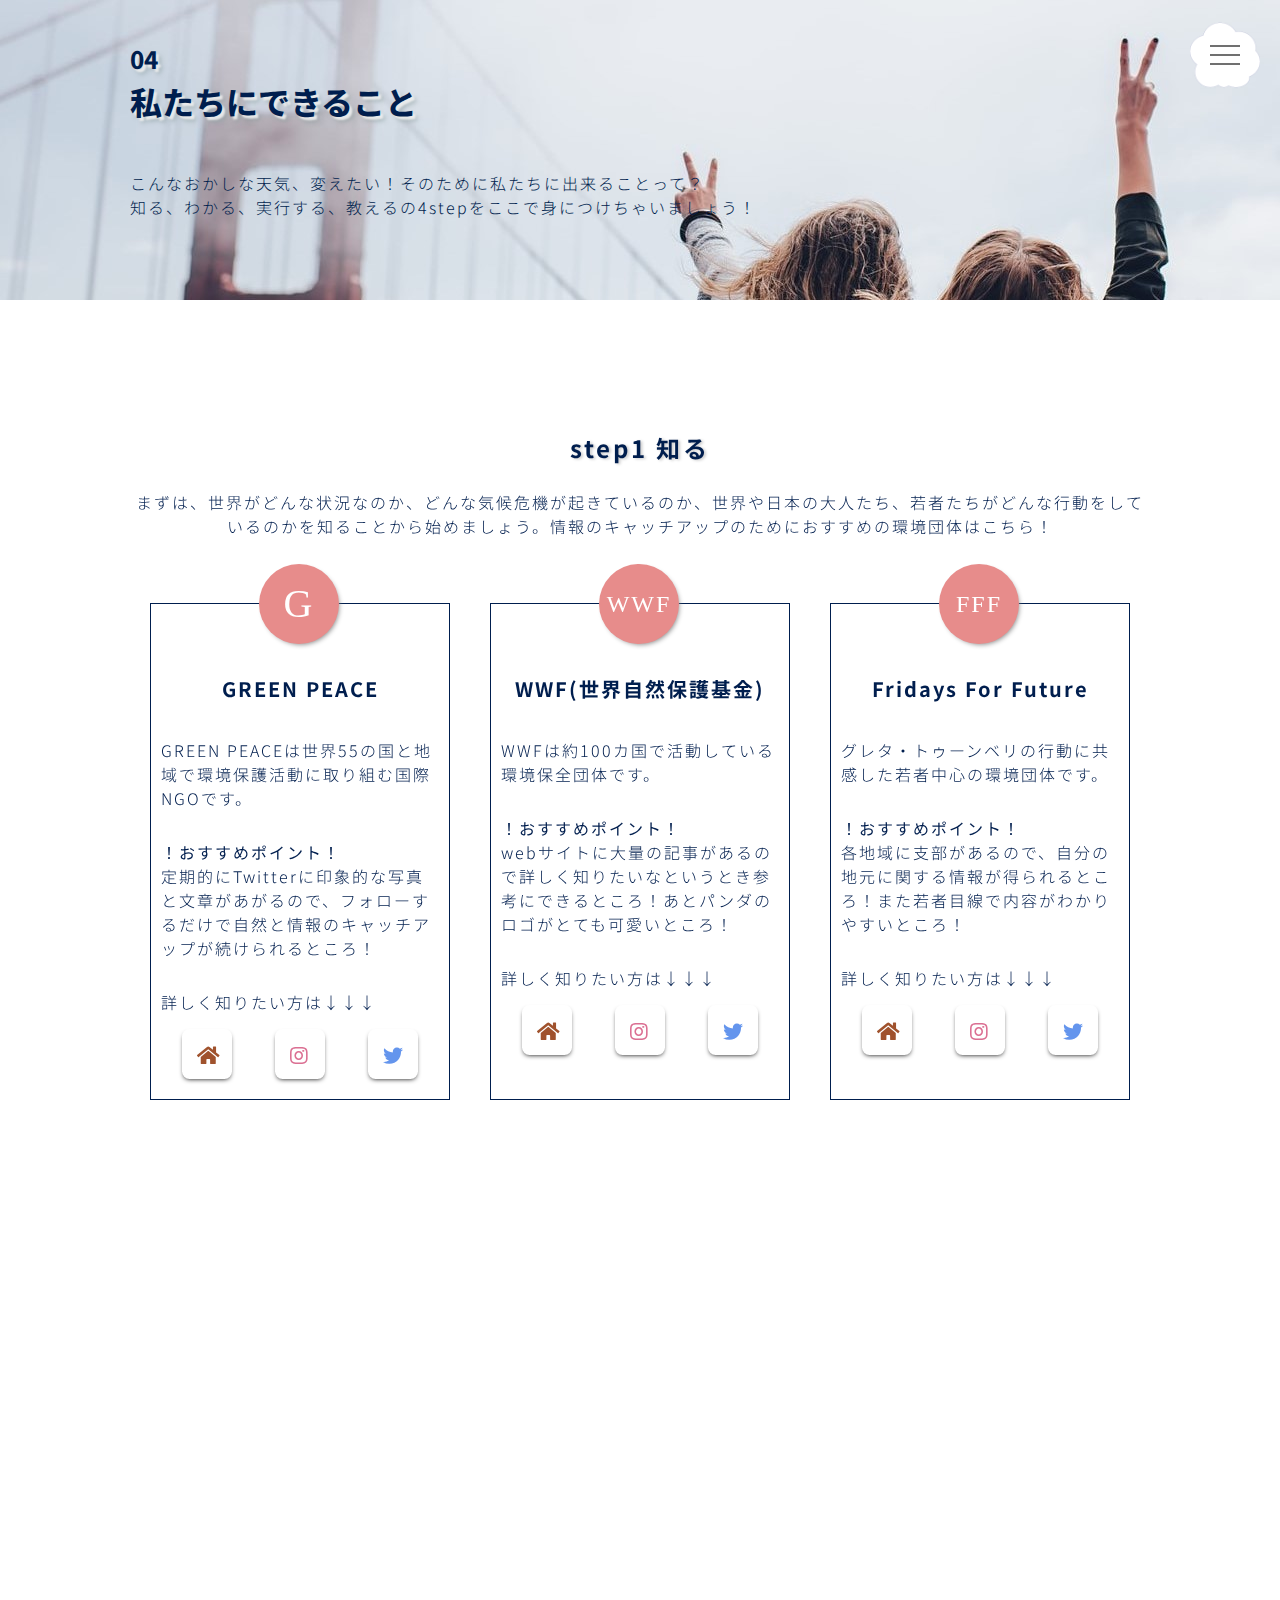
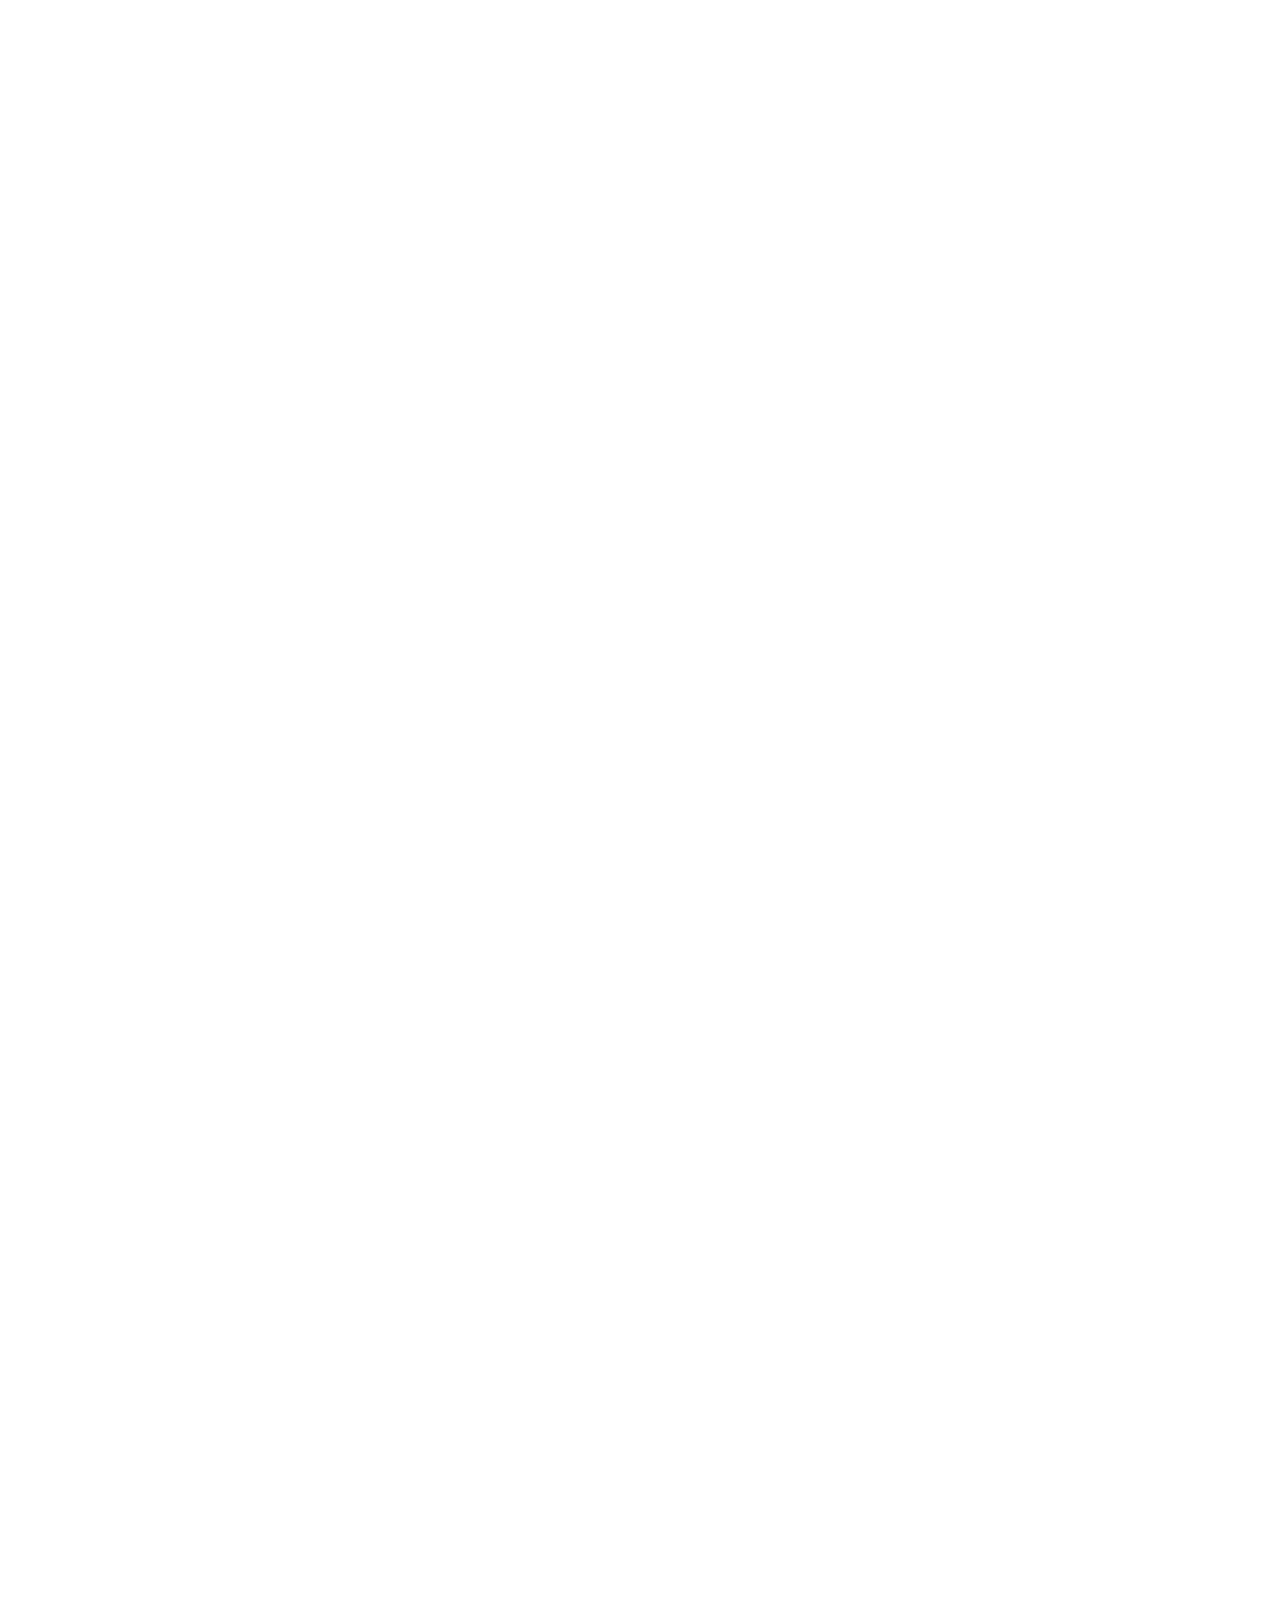
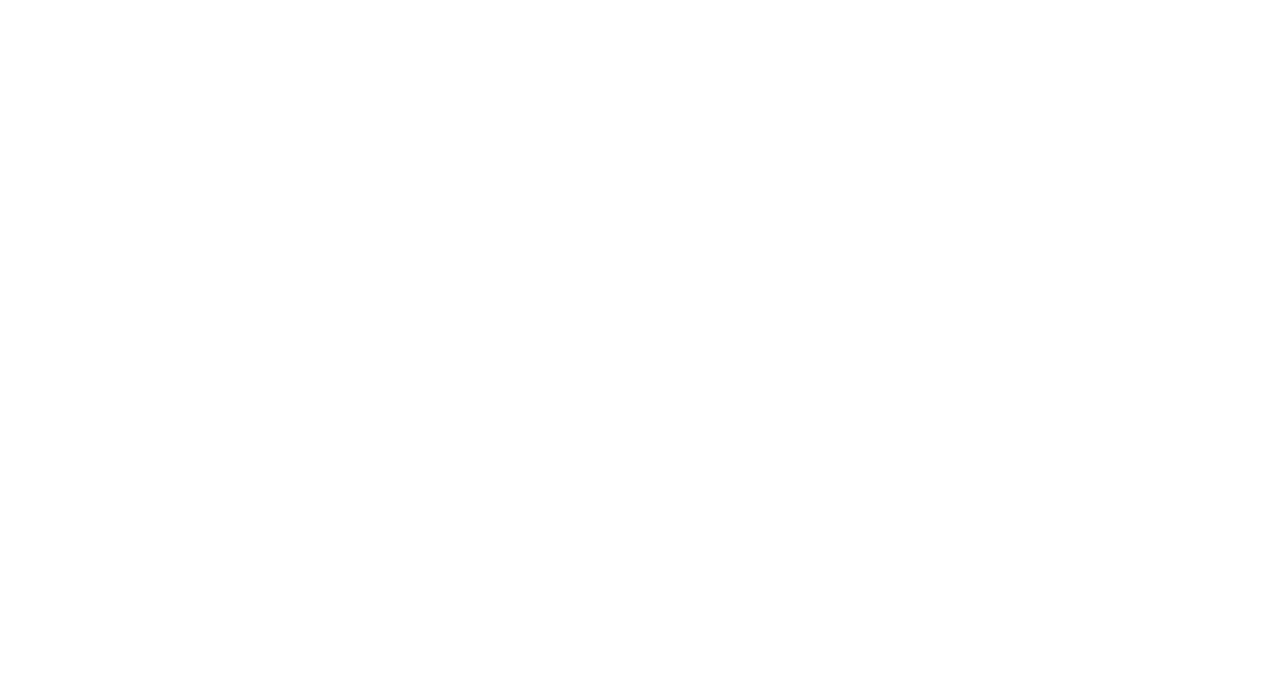
<file: content4.html>
<!DOCTYPE html>
<html lang="ja">

<head>
    <meta charset="UTF-8">
    <link rel="icon" href="img/favicon.ico">
    <title>04_私たちにできること</title>
    <meta name="viewport" content="width=device-width, initial-scale=1.0">
    <link rel="stylesheet" href="css/style.css">
    <link rel="stylesheet" href="css/content4.css">
    <link rel="stylesheet" href="css/menu.css">
    <link rel="stylesheet" href="css/animation.css">
    <link href="https://fonts.googleapis.com/css2?family=Noto+Sans+JP:wght@300&display=swap" rel="stylesheet">
    <link href="https://fonts.googleapis.com/css2?family=Alfa+Slab+One&display=swap" rel="stylesheet">
    <link rel="stylesheet" href="https://use.fontawesome.com/releases/v5.4.1/css/all.css">
</head>

<body>
    <div class="menu_wrap">
        <a class="menu fuwat_scroll">
            <span class="menu__line menu__line--top"></span>
            <span class="menu__line menu__line--center"></span>
            <span class="menu__line menu__line--bottom"></span>
        </a>
    </div>
    <nav class="gnav">
        <div class="gnav__wrap">
            <ul class="gnav__menu">
                <li class="gnav__menu__item"><a href="index.html">Home</a></li>
                <li class="gnav__menu__item"><a href="index.html#message">Message</a></li>
                <li class="gnav__menu__item"><a href="index.html#contents_all">contents</a></li>
                <li class="gnav__menu__item"><a href="content1.html">-01 身近な雲</a></li>
                <li class="gnav__menu__item"><a href="content2.html">-02 集中豪雨</a></li>
                <li class="gnav__menu__item"><a href="content3.html">-03 温暖化</a></li>
                <li class="gnav__menu__item"><a href="content4.html">-04 私たちにできること</a></li>
            </ul>
        </div>
        <!--gnav-wrap-->
    </nav>
    <header class="fuwat_scroll">
        <img src="img/menu.svg" alt="" width="70px" class="menu_cloud">
        <div class="wrapper">
            <h1><span>04</span><br>私たちにできること</h1>
            <p>こんなおかしな天気、変えたい！そのために私たちに出来ることって？<br>知る、わかる、実行する、教えるの4stepをここで身につけちゃいましょう！</p>
        </div>
    </header>
    <section id="section1" class="fuwat_scroll">
        <div class="wrapper">
            <div class="title">
                <h2>step1 知る</h2>
                <p>まずは、世界がどんな状況なのか、どんな気候危機が起きているのか、世界や日本の大人たち、若者たちがどんな行動をしているのかを知ることから始めましょう。情報のキャッチアップのためにおすすめの環境団体はこちら！</p>
            </div>
            <div class="section1_gr flex">
                <div id="section1_gr1" class="gr">
                    <div id="section1_mark1" class="mark">
                        <p>G</p>
                    </div>
                    <div class="section1_txt">
                        <h3>GREEN PEACE</h3>
                        <p>GREEN PEACEは世界55の国と地域で環境保護活動に取り組む国際NGOです。</p>
                        <p><strong>！おすすめポイント！</strong><br>定期的にTwitterに印象的な写真と文章があがるので、フォローするだけで自然と情報のキャッチアップが続けられるところ！</p>
                    </div>
                    <div id="section1_address1" class="section1_address">
                        <p>詳しく知りたい方は↓↓↓</p>
                        <div class="flex">
                            <a id="home_btn" class="btn" href="https://www.greenpeace.org/japan/">
                                <i class="fa fa-home"></i>
                            </a>
                            <a id="instagram_btn" class="btn" href="https://www.instagram.com/greenpeacejp/">
                                <i class="fab fa-instagram"></i>
                            </a>
                            <a id="twitter_btn" class="btn" href="https://twitter.com/GreenpeaceJP">
                                <i class="fab fa-twitter"></i>
                            </a>
                        </div>
                    </div>
                </div>
                <div id="section1_gr2" class="gr">
                    <div id="section1_mark2" class="mark">
                        <p>WWF</p>
                    </div>
                    <div class="section1_txt">
                        <h3>WWF(世界自然保護基金)</h3>
                        <p>WWFは約100カ国で活動している環境保全団体です。</p>
                        <p><strong>！おすすめポイント！</strong><br>webサイトに大量の記事があるので詳しく知りたいなというとき参考にできるところ！あとパンダのロゴがとても可愛いところ！</p>
                    </div>
                    <div id="section1_address2" class="section1_address">
                        <p>詳しく知りたい方は↓↓↓</p>
                        <div class="flex">
                            <a id="home_btn" class="btn" href="https://www.wwf.or.jp/"><i class="fa fa-home"></i></a>
                            <a id="instagram_btn" class="btn" href="https://www.instagram.com/wwfjapan/"><i class="fab fa-instagram"></i></a>
                            <a id="twitter_btn" class="btn" href="https://twitter.com/wwfjapan"><i class="fab fa-twitter"></i></a>
                        </div>
                    </div>
                </div>
                <div id="section1_gr3" class="gr">
                    <div id="section1_mark3" class="mark">
                        <p>FFF</p>
                    </div>
                    <div class="section1_txt">
                        <h3>Fridays For Future</h3>
                        <p>グレタ・トゥーンベリの行動に共感した若者中心の環境団体です。</p>
                        <p><strong>！おすすめポイント！</strong><br>各地域に支部があるので、自分の地元に関する情報が得られるところ！また若者目線で内容がわかりやすいところ！</p>
                    </div>
                    <div id="section1_address3" class="section1_address">
                        <p>詳しく知りたい方は↓↓↓</p>
                        <div class="flex">
                            <a id="home_btn" class="btn" href="https://fridaysforfuture.jp/"><i class="fa fa-home"></i></a>
                            <a id="instagram_btn" class="btn" href="https://www.instagram.com/fridaysforfuturejapan/?hl=ja"><i class="fab fa-instagram"></i></a>
                            <a id="twitter_btn" class="btn" href="https://twitter.com/FridaysJapan"><i class="fab fa-twitter"></i></a>
                        </div>
                    </div>
                </div>
            </div>
        </div>
    </section>
    <section id="section2" class="fuwat_scroll">
        <div class="wrapper">
            <div class="title">
                <h2>step2 理解する</h2>
                <p>どんな危機があるのかを知ったら、実際自分にできることを考えてみよう！一日の生活を想像してみてね。</p>
            </div>
            <div class="flex">
                <h4>07:00　--歯磨きのときに？</h4>
                <div class="section2_answer">
                    <label for="label1">例えば、</label>
                    <input type="checkbox" id="label1" />
                    <div class="section2_show">
                        <p>水の出しっぱなしをやめよう</p>
                    </div>
                </div>
            </div>
            <div class="flex">
                <h4>09:00　--通学や通勤は？</h4>
                <div class="section2_answer">
                    <label for="label2">例えば、</label>
                    <input type="checkbox" id="label2" />
                    <div class="section2_show">
                        <p>自家用車ではなく公共交通機関を利用しよう</p>
                    </div>
                </div>
            </div>
            <div class="flex">
                <h4>11:00　--洗濯の水は何を使う？</h4>
                <div class="section2_answer">
                    <label for="label3">例えば、</label>
                    <input type="checkbox" id="label3" />
                    <div class="section2_show">
                        <p>ふろの残り湯を使おう</p>
                    </div>
                </div>
            </div>
            <div class="flex">
                <h4>14:00　--買い物に必須アイテムは？</h4>
                <div class="section2_answer">
                    <label for="label4">例えば、</label>
                    <input type="checkbox" id="label4" />
                    <div class="section2_show">
                        <p>エコバッグを持ち歩き、包装の少ない野菜を選ぼう</p>
                    </div>
                </div>
            </div>
            <div class="flex">
                <h4>18:00　--炊飯ジャー、省エネのために？</h4>
                <div class="section2_answer">
                    <label for="label5">例えば、</label>
                    <input type="checkbox" id="label5" />
                    <div class="section2_show">
                        <p>炊飯ジャーの保温は切ろう</p>
                    </div>
                </div>
            </div>
            <div class="flex">
                <h4>20:00　--団らんはどこで？</h4>
                <div class="section2_answer">
                    <label for="label6">例えば、</label>
                    <input type="checkbox" id="label6" />
                    <div class="section2_show">
                        <p>家族一緒に過ごし、照明や暖房の利用を抑えよう</p>
                    </div>
                </div>
            </div>
            <div class="flex">
                <h4>21:00　--シャワーのときに？</h4>
                <div class="section2_answer">
                    <label for="label7">例えば、</label>
                    <input type="checkbox" id="label7" />
                    <div class="section2_show">
                        <p>ひとり1分でもシャワーの時間を減らそう</p>
                    </div>
                </div>
            </div>
        </div>
    </section>
    <section id="section3" class="fuwat_scroll">
        <div class="wrapper">
            <div class="title">
                <h2>step3 実行する</h2>
                <p>なにをしたらいいか自分で考えることが出来たら、実際に行動を起こそう！<br>持続可能な未来の単にはひとりひとりの行動がもっとも重要！</p>
            </div>
            <div class="flex">
                <div id="section3_do">
                    <div class="subtitle">
                        <img src="img/04_section3_good.png" alt="" width="30px">
                        <h3>すること</h3>
                    </div>
                    <h4>冷房28℃設定に</h4>
                    <h4>シャワーの時間を1分短く</h4>
                    <h4>近所の買い物は自転車で</h4>
                    <h4>水筒を持ち歩く</h4>
                    <h4>主電源をこまめに切る</h4>
                    <h4>包装の少ない商品を選ぶ</h4>
                </div>
                <div id="section3_dont">
                    <div class="subtitle">
                        <img src="img/04_section3_good.png" alt="" width="30px">
                        <h3>しないこと</h3>
                    </div>
                    <h4>冷房で部屋は<span id="txt_kin">キンキン</span>だぜー</h4>
                    <h4>シャワーの水を<span id="txt_jya">じゃーじゃー</span>麺</h4>
                    <h4>近所の買い物も自動車で<span id="txt_boon">ぶーん</span></h4>
                    <h4>ペットボトル<span id="txt_collect">collector</span></h4>
                    <h4>テレビはつけっぱ<span id="txt_bgm">BGM</span></h4>
                    <h4>マトリョーシ<span id="txt_kahousou">過包装</span>商品をGET</h4>
                </div>
            </div>
        </div>
    </section>
    <section id="section4" class="fuwat_scroll">
        <div class="wrapper">
            <div class="title">
                <h2>step4 教える</h2>
                <p>自分で行動出来ているひとはさらに周りに広めることもしてみて！<br>地球温暖化、気候危機はたくさんの人の力が必要な課題、出来るだけ多くの人に行動を呼びかけよう。</p>
            </div>
            <div class="flex">
                <div id="section4_gr1" class="section4_gr">
                    <figure>
                        <img src="img/04_section4_speaker.png" alt="" width="50px">
                    </figure>
                    <h3>直接伝える</h3>
                    <p>自分が学んだことを家族や友達に伝えよう！身近だからこそ真剣に伝えなくてはいけないことがあるよ。</p>
                </div>
                <div id="section4_gr2" class="section4_gr">
                    <figure>
                        <img src="img/04_section4_twitter.png" alt="twitter" width="50px">
                    </figure>
                    <h3>Twitter</h3>
                    <p>自分でツイートしたり、ニュースをリツイートしたりして地球温暖化の深刻さを周りに伝えよう！</p>
                </div>
                <div id="section4_gr3" class="section4_gr">
                    <figure>
                        <img src="img/04_section4_instagram.png" alt="imstagram" width="50px">
                    </figure>
                    <h3>Instagram</h3>
                    <p>#Face the climate emergency<br>
                        ＃Fridays for future<br>などのハッシュタグをつけて気候危機をまわりに発信しよう！</p>
                </div>
            </div>
        </div>
    </section>
    <footer class="fuwat_scroll">
        <nav>
            <li><a href="index.html" class="link_underline">ホーム</a></li>
            <li><a href="content1.html" class="link_underline">身近な雲</a></li>
            <li><a href="content2.html" class="link_underline">集中豪雨</a></li>
            <li><a href="content3.html" class="link_underline">地球温暖化</a></li>
            <li><a href="#" class="link_underline pagetop">私たちにできること</a></li>
        </nav>
        <h3>Face the climate emergency</h3>
    </footer>
    <script src="https://ajax.googleapis.com/ajax/libs/jquery/3.5.1/jquery.min.js"></script>
    <script src="js/scrollreveal.min.js"></script>
    <script>
        $(function() {
            ScrollReveal().reveal('.fuwat_scroll', {
                delay: 200,
                distance: '30px',
                origin: 'bottom',
                duration: 2000
            });
        });
    </script>
    <script>
        $('.menu').on('click', function() {
            $('.menu__line').toggleClass('active');
            $('.gnav').fadeToggle();
        });
    </script>
    <script src="js/smooth_scroll.js"></script>
    <script>
    $(function () {
    var $pageTop = $(".pagetop")
    $pageTop.hide();
    $(window).scroll(function () {
        if ($(this).scrollTop() > 500) {
            $pageTop.fadeIn();
        } else {
            $pageTop.fadeOut();
        }
    });
    $('a[href^="#"]').click(function () {
        var href = $(this).attr("href");
        var target = $(href == "#" || href == "" ? 'html' : href);
        var position = target.offset().top;
        $("html, body").animate({
            scrollTop: position
        }, 500, "swing");
        return false;
    });
});
</script>
</body></html>
</file>
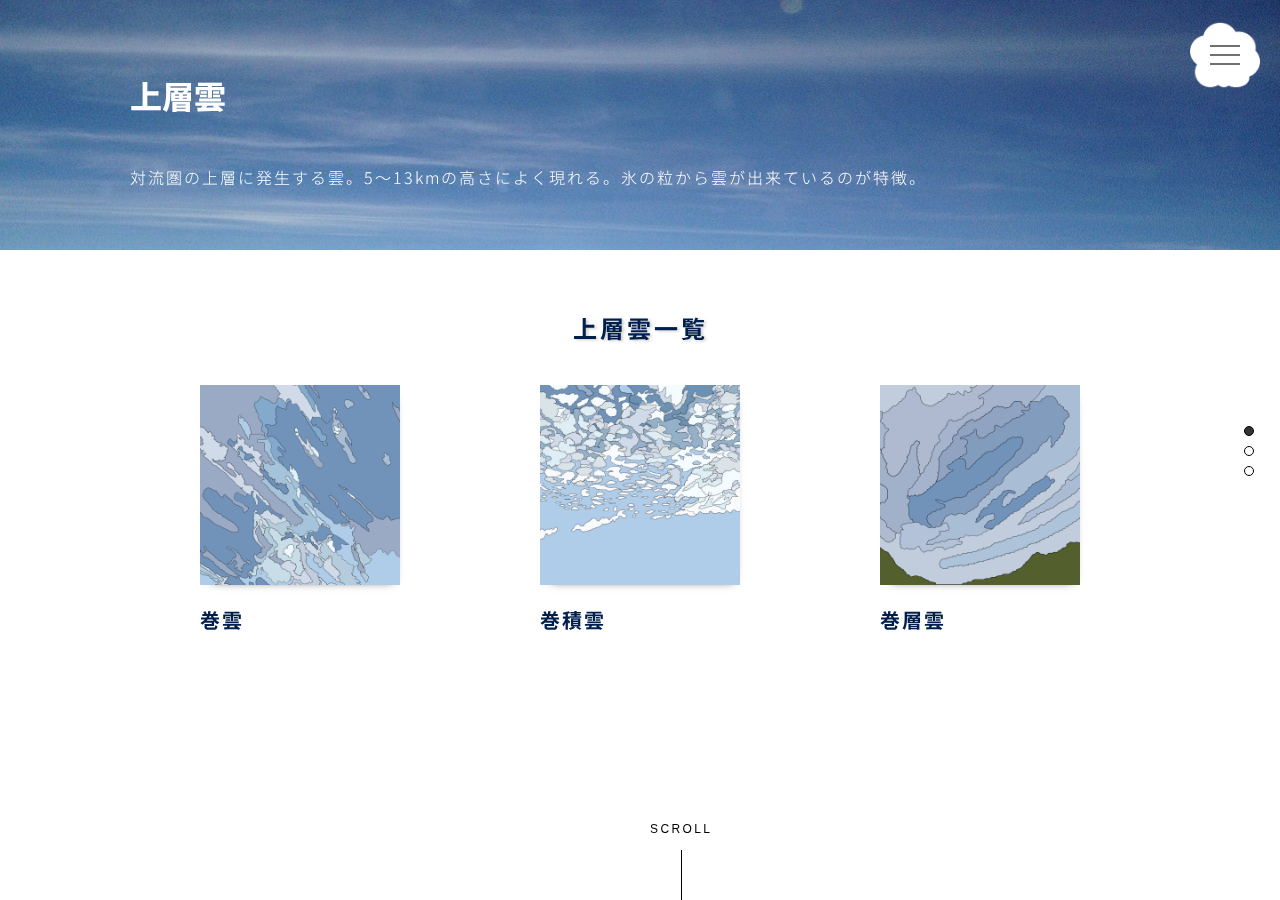
<file: height.html>
<!DOCTYPE html>
<html lang="ja">

<head>
    <meta charset="UTF-8">
    <link rel="icon" href="img/favicon.ico">
    <link rel="stylesheet" href="css/menu.css">
    <link rel="stylesheet" href="css/animation.css">
    <link rel="stylesheet" href="css/jquery.pagepiling.css">
    <link rel="stylesheet" href="css/style.css">
    <link rel="stylesheet" href="css/link.css">
    <link href="https://fonts.googleapis.com/css2?family=Noto+Sans+JP:wght@300&display=swap" rel="stylesheet">
    <meta name="viewport" content="width=device-width, initial-scale=1.0">
    <title>高さでわける雲</title>
</head>

<body>
    <div id="pagepiling">
        <section id="height_1" class="section pp-scrollable">
            <header class="header">
                <img src="img/menu.svg" alt="" width="70px" class="menu_cloud">
                <a class="menu">
                    <span class="menu__line menu__line--top"></span>
                    <span class="menu__line menu__line--center"></span>
                    <span class="menu__line menu__line--bottom"></span>
                </a>
                <nav class="gnav">
                    <div class="gnav__wrap">
                        <ul class="gnav__menu">
                            <li class="gnav__menu__item"><a href="index.html">Home</a></li>
                            <li class="gnav__menu__item"><a href="index.html#message">Message</a></li>
                            <li class="gnav__menu__item"><a href="index.html#contents_all">contents</a></li>
                            <li class="gnav__menu__item"><a href="content1.html">-01 身近な雲</a></li>
                            <li class="gnav__menu__item"><a href="content2.html">-02 集中豪雨</a></li>
                            <li class="gnav__menu__item"><a href="content3.html">-03 温暖化</a></li>
                            <li class="gnav__menu__item"><a href="content4.html">-04 私たちにできること</a></li>
                        </ul>
                    </div>
                </nav>
                <div class="wrapper">
                    <div class="title">
                        <h1>上層雲</h1>
                        <p>対流圏の上層に発生する雲。5～13kmの高さによく現れる。氷の粒から雲が出来ているのが特徴。</p>
                    </div>
                </div>
            </header>
            <div class="wrapper height_content">
                <h2>上層雲一覧</h2>
                <div class="flex">
                    <div class="height_cloud">
                        <a href="clouds.html#cloud1" class="flex_column">
                            <img src="img/cloud1.png" alt="" width="200px">
                            <h3>巻雲</h3>
                        </a>
                    </div>
                    <div class="height_cloud">
                        <a href="clouds.html#cloud2" class="flex_column">
                            <img src="img/cloud2.png" alt="" width="200px">
                            <h3>巻積雲</h3>
                        </a>
                    </div>
                    <div class="height_cloud">
                        <a href="clouds.html#cloud3" class="flex_column">
                            <img src="img/cloud3.png" alt="" width="200px">
                            <h3>巻層雲</h3>
                        </a>
                    </div>
                </div>
            </div>
            <a href="#" class="scroll">scroll</a>
        </section>
        <section id="height_2" class="section pp-scrollable">
            <header class="header">
                <img src="img/menu.svg" alt="" width="70px" class="menu_cloud">
                <a class="menu">
                    <span class="menu__line menu__line--top"></span>
                    <span class="menu__line menu__line--center"></span>
                    <span class="menu__line menu__line--bottom"></span>
                </a>
                <nav class="gnav">
                    <div class="gnav__wrap">
                        <ul class="gnav__menu">
                            <li class="gnav__menu__item"><a href="index.html">Home</a></li>
                            <li class="gnav__menu__item"><a href="index.html#message">Message</a></li>
                            <li class="gnav__menu__item"><a href="index.html#contents_all">contents</a></li>
                            <li class="gnav__menu__item"><a href="content1.html">-01 身近な雲</a></li>
                            <li class="gnav__menu__item"><a href="content2.html">-02 集中豪雨</a></li>
                            <li class="gnav__menu__item"><a href="content3.html">-03 温暖化</a></li>
                            <li class="gnav__menu__item"><a href="content4.html">-04 私たちにできること</a></li>
                        </ul>
                    </div>
                </nav>
                <div class="wrapper">
                    <div class="title">
                        <h1>中層雲</h1>
                        <p>2～7kmの高さによく現れる雲。高層雲は基本中層に見られるが、上層まで広がっていることが多く、乱層雲は基本中層に見られるが、上層もしくは下層に広がっていることが多い。</p>
                    </div>
                </div>
            </header>
            <div class="wrapper height_content">
                <h2>中層雲一覧</h2>
                <div class="flex">
                    <div class="height_cloud">
                        <a href="clouds.html#cloud4" class="flex_column">
                            <img src="img/cloud4.png" alt="" width="200px">
                            <h3>高積雲</h3>
                        </a>
                    </div>
                    <div class="height_cloud">
                        <a href="clouds.html#cloud5" class="flex_column">
                            <img src="img/cloud5.png" alt="" width="200px">
                            <h3>高層雲</h3>
                        </a>
                    </div>
                    <div class="height_cloud">
                        <a href="clouds.html#cloud6" class="flex_column">
                            <img src="img/cloud6.png" alt="" width="200px">
                            <h3>乱層雲</h3>
                        </a>
                    </div>
                </div>
            </div>
            <a href="#" class="scroll">scroll</a>
        </section>

        <section id="height_3" class="section pp-scrollable">
            <header class="header">
                <img src="img/menu.svg" alt="" width="70px" class="menu_cloud">
                <a class="menu">
                    <span class="menu__line menu__line--top"></span>
                    <span class="menu__line menu__line--center"></span>
                    <span class="menu__line menu__line--bottom"></span>
                </a>
                <nav class="gnav">
                    <div class="gnav__wrap">
                        <ul class="gnav__menu">
                            <li class="gnav__menu__item"><a href="index.html">Home</a></li>
                            <li class="gnav__menu__item"><a href="index.html#message">Message</a></li>
                            <li class="gnav__menu__item"><a href="index.html#contents_all">contents</a></li>
                            <li class="gnav__menu__item"><a href="content1.html">-01 身近な雲</a></li>
                            <li class="gnav__menu__item"><a href="content2.html">-02 集中豪雨</a></li>
                            <li class="gnav__menu__item"><a href="content3.html">-03 温暖化</a></li>
                            <li class="gnav__menu__item"><a href="content4.html">-04 私たちにできること</a></li>
                        </ul>
                    </div>
                </nav>
                <div class="wrapper">
                    <div class="title">
                        <h1>下層雲</h1>
                        <p>地面付近～2kmの高さによく現れる雲。積雲、積乱雲は普通下層にあるが、雲頂は中、上層まで達していることが多い。</p>
                    </div>
                </div>
            </header>
            <div class="wrapper height_content">
                <h2>下層雲一覧</h2>
                <div class="flex">
                    <div class="height_cloud" >
                        <a href="clouds.html#cloud7" class="flex_column">
                            <img src="img/cloud7.png" alt="" width="200px">
                            <h3>積雲</h3>
                        </a>
                    </div>
                    <div class="height_cloud">
                        <a href="clouds.html#cloud8" class="flex_column">
                            <img src="img/cloud8.png" alt="" width="200px">
                            <h3 >層積雲</h3>
                        </a>
                    </div>
                    <div class="height_cloud">
                        <a href="clouds.html#cloud9" class="flex_column">
                            <img src="img/cloud9.png" alt="" width="200px">
                            <h3 class="underline">層雲
                            </h3>
                        </a>
                    </div>
                    <div class="height_cloud">
                        <a href="clouds.html#cloud10" class="flex_column">
                            <img src="img/cloud10.png" alt="" width="200px">
                            <h3 class="underline">積乱雲
                            </h3>
                        </a>
                    </div>
                </div>
            </div>
        </section>
    </div>
    <script src="https://ajax.googleapis.com/ajax/libs/jquery/3.5.1/jquery.min.js"></script>
    <script>
        $('.menu').on('click', function() {
            $('.menu__line').toggleClass('active');
            $('.gnav').fadeToggle();
        });
    </script>
    <script src="js/jquery.pagepiling.min.js"></script>
    <script>
        $(function() {
            $('#pagepiling').pagepiling({
                sectionSelector: '.section',
            });
        });
    </script>
</body></html>
</file>
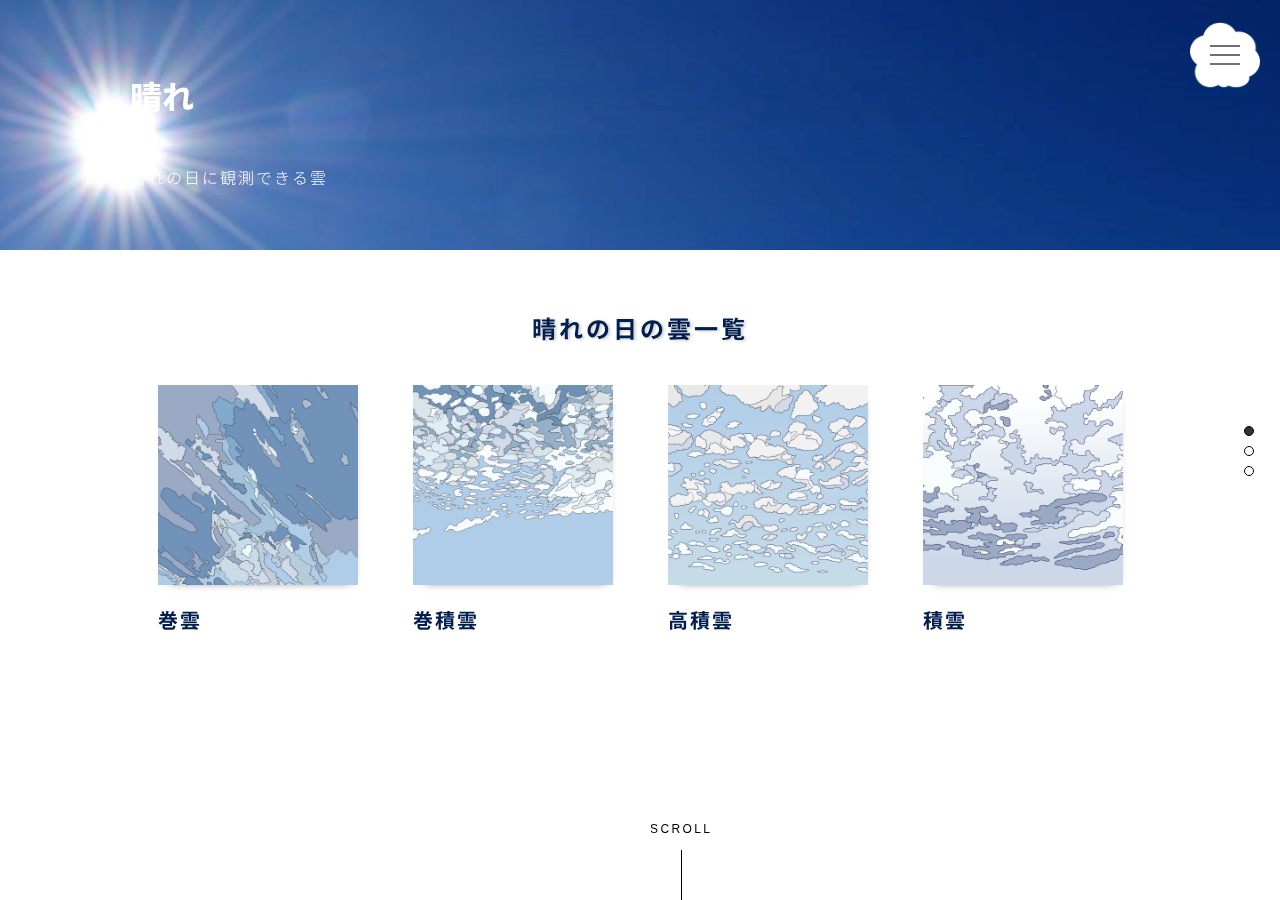
<file: weather.html>
<!DOCTYPE html>
<html lang="ja">

<head>
    <meta charset="UTF-8">
    <link rel="icon" href="img/favicon.ico">
    <link rel="stylesheet" href="css/menu.css">
    <link rel="stylesheet" href="css/animation.css">
    <link rel="stylesheet" href="css/jquery.pagepiling.css">
    <link rel="stylesheet" href="css/style.css">
    <link rel="stylesheet" href="css/link.css">
    <link href="https://fonts.googleapis.com/css2?family=Noto+Sans+JP:wght@300&display=swap" rel="stylesheet">
    <meta name="viewport" content="width=device-width, initial-scale=1.0">
    <title>天気でわける雲</title>
</head>

<body>
    <div id="pagepiling">
        <section id="weather_1" class="section pp-scrollable">
            <header class="header">
                <img src="img/menu.svg" alt="" width="70px" class="menu_cloud">
                <a class="menu">
                    <span class="menu__line menu__line--top"></span>
                    <span class="menu__line menu__line--center"></span>
                    <span class="menu__line menu__line--bottom"></span>
                </a>
                <nav class="gnav">
                    <div class="gnav__wrap">
                        <ul class="gnav__menu">
                            <li class="gnav__menu__item"><a href="index.html">Home</a></li>
                            <li class="gnav__menu__item"><a href="index.html#message">Message</a></li>
                            <li class="gnav__menu__item"><a href="index.html#contents_all">contents</a></li>
                            <li class="gnav__menu__item"><a href="content1.html">-01 身近な雲</a></li>
                            <li class="gnav__menu__item"><a href="content2.html">-02 集中豪雨</a></li>
                            <li class="gnav__menu__item"><a href="content3.html">-03 温暖化</a></li>
                            <li class="gnav__menu__item"><a href="content4.html">-04 私たちにできること</a></li>
                        </ul>
                    </div>
                </nav>
                <div class="wrapper">
                    <div class="title">
                        <h1>晴れ</h1>
                        <p>晴れの日に観測できる雲</p>
                    </div>
                </div>
            </header>
            <div class="wrapper weather_content">
                <h2>晴れの日の雲一覧</h2>
                <div class="flex">
                    <div class="weather_cloud">
                        <a href="clouds.htmlcloud1" class="flex_column">
                            <img src="img/cloud1.png" alt="" width="200px">
                            <h3>巻雲</h3>
                        </a>
                    </div>
                    <div class="weather_cloud">
                        <a href="clouds.htmlcloud2" class="flex_column">
                            <img src="img/cloud2.png" alt="" width="200px">
                            <h3>巻積雲</h3>
                        </a>
                    </div>
                    <div class="weather_cloud">
                        <a href="clouds.htmlcloud4" class="flex_column">
                            <img src="img/cloud4.png" alt="" width="200px">
                            <h3>高積雲</h3>
                        </a>
                    </div>
                    <div class="weather_cloud">
                        <a href="clouds.htmlcloud7" class="flex_column">
                            <img src="img/cloud7.png" alt="" width="200px">
                            <h3>積雲</h3>
                        </a>
                    </div>
                </div>
            </div>
            <a href="#" class="scroll">scroll</a>
        </section>
        <section id="weather_2" class="section pp-scrollable">
            <header class="header">
                <img src="img/menu.svg" alt="" width="70px" class="menu_cloud">
                <a class="menu">
                    <span class="menu__line menu__line--top"></span>
                    <span class="menu__line menu__line--center"></span>
                    <span class="menu__line menu__line--bottom"></span>
                </a>
                <nav class="gnav">
                    <div class="gnav__wrap">
                        <ul class="gnav__menu">
                            <li class="gnav__menu__item"><a href="index.html">Home</a></li>
                            <li class="gnav__menu__item"><a href="index.html#message">Message</a></li>
                            <li class="gnav__menu__item"><a href="index.html#contents_all">contents</a></li>
                            <li class="gnav__menu__item"><a href="content1.html">-01 身近な雲</a></li>
                            <li class="gnav__menu__item"><a href="content2.html">-02 集中豪雨</a></li>
                            <li class="gnav__menu__item"><a href="content3.html">-03 温暖化</a></li>
                            <li class="gnav__menu__item"><a href="content4.html">-04 私たちにできること</a></li>
                        </ul>
                    </div>
                </nav>

                <div class="wrapper">
                    <div class="title">
                        <h1>曇り</h1>
                        <p>曇りの日に観測できる雲</p>
                    </div>
                </div>
            </header>
            <div class="wrapper weather_content">
                <h2>曇りの日の雲一覧</h2>
                <div class="flex">
                    <div class="weather_cloud">
                        <a href="clouds.htmlcloud5" class="flex_column">
                            <img src="img/cloud5.png" alt="" width="200px">
                            <h3>高層雲</h3>
                        </a>
                    </div>
                    <div class="weather_cloud">
                        <a href="clouds.htmlcloud8" class="flex_column">
                            <img src="img/cloud8.png" alt="" width="200px">
                            <h3>層積雲</h3>
                        </a>
                    </div>
                </div>
            </div>
            <a href="#" class="scroll">scroll</a>
        </section>

        <section id="weather_3" class="section pp-scrollable">
            <header class="header">
                <img src="img/menu.svg" alt="" width="70px" class="menu_cloud">
                <a class="menu">
                    <span class="menu__line menu__line--top"></span>
                    <span class="menu__line menu__line--center"></span>
                    <span class="menu__line menu__line--bottom"></span>
                </a>
                <nav class="gnav">
                    <div class="gnav__wrap">
                        <ul class="gnav__menu">
                            <li class="gnav__menu__item"><a href="index.html">Home</a></li>
                            <li class="gnav__menu__item"><a href="index.html#message">Message</a></li>
                            <li class="gnav__menu__item"><a href="index.html#contents_all">contents</a></li>
                            <li class="gnav__menu__item"><a href="content1.html">-01 身近な雲</a></li>
                            <li class="gnav__menu__item"><a href="content2.html">-02 集中豪雨</a></li>
                            <li class="gnav__menu__item"><a href="content3.html">-03 温暖化</a></li>
                            <li class="gnav__menu__item"><a href="content4.html">-04 私たちにできること</a></li>
                        </ul>
                    </div>
                </nav>
                <div class="wrapper">
                    <div class="title">
                        <h1>雨</h1>
                        <p>雨の日に観測できる雲</p>
                    </div>
                </div>
            </header>
            <div class="wrapper weather_content">
                <h2>雨の日の雲一覧</h2>
                <div class="flex">
                    <div class="weather_cloud">
                        <a href="clouds.htmlcloud5" class="flex_column">
                            <img src="img/cloud5.png" alt="" width="200px">
                            <h3>高層雲</h3>
                        </a>
                    </div>
                    <div class="weather_cloud">
                        <a href="clouds.htmlcloud6" class="flex_column">
                            <img src="img/cloud6.png" alt="" width="200px">
                            <h3>乱層雲</h3>
                        </a>
                    </div>
                    <div class="weather_cloud">
                        <a href="clouds.htmlcloud9" class="flex_column">
                            <img src="img/cloud9.png" alt="" width="200px">
                            <h3>層雲</h3>
                        </a>
                    </div>
                    <div class="weather_cloud">
                        <a href="clouds.htmlcloud10" class="flex_column">
                            <img src="img/cloud10.png" alt="" width="200px">
                            <h3>積乱雲</h3>
                        </a>
                    </div>
                </div>
            </div>
        </section>
    </div>
    <script src="https://ajax.googleapis.com/ajax/libs/jquery/3.5.1/jquery.min.js"></script>
    <script>
        $('.menu').on('click', function() {
            $('.menu__line').toggleClass('active');
            $('.gnav').fadeToggle();
        });

    </script>
    <script src="js/jquery.pagepiling.min.js"></script>
    <script>
        $(function() {
            $('#pagepiling').pagepiling({
                sectionSelector: '.section',
            });
        });

    </script>
</body>

</html>
</file>
<file: css/clouds.css>
/*headerの画像挿入について*/
header {
    -webkit-background-size: cover;
    background-size: cover;
    background-repeat: no-repeat;
}

#cloud1 header {
    background-image: url(img/ex_cloud1.jpg);
}

#cloud2 header {
    background-image: url(img/ex_cloud2.jpg);
}

#cloud3 header {
    background-image: url(img/ex_cloud3.jpeg);
}

#cloud4 header {
    background-image: url(img/ex_cloud4.jpg);
}

#cloud5 header {
    background-image: url(img/ex_cloud5.jpeg);
}

#cloud6 header {
    background-image: url(img/ex_cloud6.jpg);
}

#cloud7 header {
    background-image: url(img/ex_cloud7.jpg);
}

#cloud8 header {
    background-image: url(img/ex_cloud8.jpg);
}

#cloud9 header {
    background-image: url(img/ex_cloud9.jpg);
}

#cloud10 header {
    background-image: url(img/ex_cloud10.jpg);
}

main {
    padding-top: 60px;
    position: absolute;
    top: 50%;
    left: 50%;
    -webkit-transform: translate(-50%,-50%);
    -ms-transform:translate(-50%,-50%);
    -o-transform:translate(-50%,-50%);
    transform: ;
}

.eachcloud header {
    height: 200px;
}

.eachcloud {
    background-color: #fff;
}

.eachcloud .wrapper img {
    width: 300px;
    margin: 32px 0px;
    box-shadow: -0.05px 0.05px 8px #bbb;
}

.cloud_txt {
    padding-left: 50px;
}

.scroll {
    display: inline-block;
    position: absolute;
    left: 50%;
    transform: translateX(-50%);
    bottom: 0;
    z-index: 2;
    padding: 10px 10px 65px;
    overflow: hidden;
    color: #000;
    font-size: 12px;
    font-family: sans-serif;
    line-height: 1;
    letter-spacing: .2em;
    text-transform: uppercase;
    text-decoration: none;
}

.scroll::after {
    content: '';
    position: absolute;
    bottom: 0;
    left: 50%;
    width: 1px;
    height: 50px;
    background: #000;
}

.scroll::after {
    animation: sdl 1.5s cubic-bezier(1, 0, 0, 1) infinite;
}

@keyframes sdl {
    0% {
        transform: scale(1, 0);
        transform-origin: 0 0;
    }

    50% {
        transform: scale(1, 1);
        transform-origin: 0 0;
    }

    50.1% {
        transform: scale(1, 1);
        transform-origin: 0 100%;
    }

    100% {
        transform: scale(1, 0);
        transform-origin: 0 100%;
    }
}


@media screen and (max-width:479px) {
    .cloud_img{
        display: none;
    }
    
    .cloud_txt {
        padding-left: 0px;
        margin-right: 10px;
        width: 85vw;
        display: block;
    }

    .scroll {
        font-size: 10px;
    }
}
</file>
<file: css/style.css>
* {
    padding: 0;
    margin: 0;
}

/*すべてのheaderに------------------*/
header {
    height: 300px;
}

/*コンテンツを1020px以内に収める-------*/
.wrapper {
    width: 1020px;
    margin: auto;
}

/*font系の指示はここ------------------*/
body {
    font-family: 'Noto Sans JP', sans-serif;
    font-weight: 300;
    color: #001E4E;
}

header span {
    font-size: 24px;
    /*headerの各コンテンツの数字にだけ向けた指示*/
}

h1 {
    padding: 32px 0px;
    font-size: 32px;
    font-weight: 800;
}

h2 {
    text-align: center;
    font-size: 24px;
    padding: 50px 0px 10px;
    letter-spacing: 3px;
    text-shadow: 2px 1px 3px #ccc;
}

h3 {
    font-size: 20px;
    padding: 20px 0px;
    letter-spacing: 2px;
}

h4 {
    font-size: 18px;
}

p {
    font-size: 16px;
    padding: 15px 0px;
    letter-spacing: 2px;
}

/*横並びにしたいんだ------------------*/
.flex {
    display: -webkit-flex;
    display: -moz-flex;
    display: -ms-flex;
    display: -o-flex;
    display: flex;
}
/*縦並びにしたいんだ------------------*/
.flex_column {
    display: -webkit-flex;
    display: -moz-flex;
    display: -ms-flex;
    display: -o-flex;
    display: flex;
    flex-direction: column;
}

/*sp版でのみ改行するためのもの！！--------*/
.br_sp {
    display: none;
}

/*すべてのfooterに共通することはここ-----*/
footer {
    height: 200px;
}

footer nav {
    padding: 50px 0px;
    display: flex;
    justify-content: center;
}

footer nav li {
    list-style: none;
}

footer nav li a {
    margin: 0px 40px;
}

footer h3 {
    font-family: Ink Free;
    text-align: center;
}

/* ---ここからスマホ版----------------------*/
@media screen and (max-width:479px) {

    /*すべてのheaderに------------------*/
    header {
        width: 100vw;
        height: 375px;
    }

    /*コンテンツを365px以内に収める-------*/
    .wrapper {
        width: 90vw;
    }

    /*sp版でのみ改行するためのもの！！--------*/
    .br_sp {
        display: inline;
    }

    /*font系の指示はここ------------------*/
    h1 {
        font-size: 18px;
    }

    h2 {
        font-size: 16px;
        padding: 20px 0px;
    }

    h3 {
        font-size: 14px;
        padding: 12px 0px;
    }

    h4 {
        font-size: 13px;
    }

    p {
        font-size: 12px;
        padding: 10px 0px;
    }

    /*すべてのfooterに共通することはここ-----*/
    footer nav li a {
        margin: 0px 10px;
        font-size: 12px;
    }

    footer nav li {
        margin: 10px 0px;
    }

    footer nav {
        flex-wrap: wrap;
        padding: 20px 0px;
    }
}
</file>
<file: css/animation.css>
/*---画像をhoverしたときに暗くなってキャプションがでる------------------------------------*/
/*---content1で使用中---------------------------------------------------------------*/
.img_animation_1 {
    width: 300px;
    height: 300px;
    margin: 0 auto;
    position: relative;
}

.img_animation_1 a {
    text-decoration: none;
    color: #ffffff;
}

.img_animation_1 .img {
    position: absolute;
    z-index: 0;
}

.caption {
    display: table;
    position: absolute;
    background-color: rgba(00, 00, 00, 0);
    width: 100%;
    height: 300px;
    text-align: center;
    z-index: 1;
    transition: .3s linear;
    -webkit-transition: .3s linear;
    -moz-transition: .3s linear;
    -o-transition: .3s linear;
    -ms-transition: .3s linear;
}

.caption .captionContent {
    display: table-cell;
    vertical-align: middle;
}

.caption .link_title {
    opacity: 0;
    font-size: 22px;
    transform: translateY(-100%);
    -webkit-transform: translateY(-70%);
    -moz-transform: translateY(-70%);
    -ms-transform: translateY(-70%);
    -o-transform: translateY(-70%);
    transition: .2s linear;
    -webkit-transition: .3s ease-in-out;
    -moz-transition: .3s ease-in-out;
    -o-transition: .3s ease-in-out;
    -ms-transition: .3s ease-in-out;
}

.caption h3 {
    color: #fff;
}

.caption .line {
    display: block;
    background-color: #dddddd;
    width: 0%;
    height: 1px;
    margin: 6px auto 10px;
    transition: .5s ease-in-put;
    -webkit-transition: .3s ease-in-out;
    -moz-transition: .3s ease-in-out;
    -o-transition: .3s ease-in-out;
    -ms-transition: .3s ease-in-out;
}

.caption .description {
    opacity: 0;
    font-size: 12px;
    transform: translateY(100%);
    -webkit-transform: translateY(100%);
    -moz-transform: translateY(100%);
    -ms-transform: translateY(100%);
    -o-transform: translateY(100%);
    transition: .3s linear;
    -webkit-transition: .3s ease-in-out;
    -moz-transition: .3s ease-in-out;
    -o-transition: .3s ease-in-out;
    -ms-transition: .3s ease-in-out;
}

a .caption .description {
    color: #fff;
}

a:hover .caption {
    background-color: rgba(00, 00, 00, .6);
}

a:hover .caption .link_title {
    opacity: 100;
    transform: translateY(0%);
    -webkit-transform: translateY(0%);
    -moz-transform: translateY(0%);
    -ms-transform: translateY(0%);
    -o-transform: translateY(0%);
}

a:hover .caption .line {
    width: 60%;
}

a:hover .caption .description {
    opacity: 100;
    transform: translateY(0%);
    -webkit-transform: translateY(0%);
    -moz-transform: translateY(0%);
    -ms-transform: translateY(0%);
    -o-transform: translateY(0%);
}

/*content2で使用中-----------------------------------------*/
#rain_1 {
    position: relative;
}

#rain_1 .rain_img_2 {
    position: absolute;
    top: 30%;
    left: 50%;
    -webkit-transform: translateX(-50%);
    -ms-transform: translateX(-50%);
    -o-transform: translateX(-50%);
    transform: translateX(-50%);
}

#rain_2 {
    position: relative;
}

#rain_2 .rain_img_2 {
    position: absolute;
    top: 30%;
    left: 50%;
    -webkit-transform: translateX(-50%);
    -ms-transform: translateX(-50%);
    -o-transform: translateX(-50%);
    transform: translateX(-50%);
}

#rain_3 {
    position: relative;
}

#rain_3 .rain_img_2 {
    position: absolute;
    top: 30%;
    left: 50%;
    -webkit-transform: translateX(-50%);
    -ms-transform: translateX(-50%);
    -o-transform: translateX(-50%);
    transform: translateX(-50%);
}

#rain_4 {
    position: relative;
}

#rain_4 .rain_img_2 {
    position: absolute;
    top: 30%;
    left: 50%;
    -webkit-transform: translateX(-50%);
    -ms-transform: translateX(-50%);
    -o-transform: translateX(-50%);
    transform: translateX(-50%);
}

.rain_img_2:hover {
    animation: rain 1.5s infinite;
}

@keyframes rain {
    0% {
        height: 0;
    }

    100% {
        height: 40px;
    }
}

#snow {
    position: relative;
}

#snow .snow_img_1 {
    position: absolute;
    top: 0;
    left: 50%;
    -webkit-transform: translate(-50%, 0);
    -ms-transform: translate(-50%, 0);
    -o-transform: translate(-50%, 0);
    transform: translate(-50%, 0);
}

.snow_img_1:hover {
    animation: snow 1.5s infinite;
}

@keyframes snow {
    0% {
        -webkit-transform: translate(-50%, 0);
        -ms-transform: translate(-50%, 0);
        -o-transform: translate(-50%, 0);
        transform: translate(-50%, 0);
    }

    100% {
        -webkit-transform: translate(-50%, 30px);
        -ms-transform: translate(-50%, 30px);
        -o-transform: translate(-50%, 30px);
        transform: translate(-50%, 30px);
    }
}
    .typhooon_animation:hover {
        animation: typhoon .8s infinite linear;
    }

    
    @keyframes typhoon {
        0% {
            -webkit-transform: rotate(0deg);
            -ms-transform: rotate(0deg);
            -o-transform: rotate(0deg);
            transform: rotate(0deg);
        }
        100% {
            -webkit-transform: rotate(360deg);
            -ms-transform: rotate(360deg);
            -o-transform: rotate(360deg);
            transform: rotate(360deg);
        }
}

    /*下線を少し話す----------------------------------------------------------*/
    .link_underline {
        text-decoration: none;
        position: relative;
        display: inline-block;
    }

    .link_underline::after {
        position: absolute;
        bottom: -3px;
        left: 0;
        content: '';
        width: 100%;
        height: 0.5px;
        background: #333;
        transform-origin: left top;
        -webkit-transform: translateY(3px);
        -ms-transform: translateY(3px);
        -o-transform: translateY(3px);
        transform: translateY(3px);
        -webkit-transition: transform .3s;
        -o-transition: transform .3s;
        transition: transform .3s;
    }

    .link_underline:hover::after {
        -webkit-transform: translateY(-1px);
        -ms-transform: translateY(-1px);
        -o-transform: translateY(-1px);
        transform: translateY(-1px);
    }

    .link_underline_white {
        text-decoration: none;
        position: relative;
        display: inline-block;
    }

    .link_underline_white::after {
        position: absolute;
        bottom: -3px;
        left: 0;
        content: '';
        width: 100%;
        height: 0.5px;
        background: #fff;
        transform-origin: left top;
        -webkit-transform: translateY(3px);
        -ms-transform: translateY(3px);
        -o-transform: translateY(3px);
        transform: translateY(3px);
        -webkit-transition: transform .3s;
        -o-transition: transform .3s;
        transition: transform .3s;
    }

    .link_underline_white:hover::after {
        -webkit-transform: translateY(-1px);
        -ms-transform: translateY(-1px);
        -o-transform: translateY(-1px);
        transform: translateY(-1px);
    }

    #weather_link_all h3 {
        opacity: 1;
        -webkit-transition: transform .3s;
        -o-transition: transform .3s;
        transition: transform .3s;
    }

    #weather_link_all h3:hover {
        opacity: 0.5;
        -webkit-transition: transform .3s;
        -o-transition: transform .3s;
        transition: transform .3s;
    }

    /*------ここからaタグの下線のアニメーションについて------------------------------------*/


    .underline {
        position: relative;
        display: inline-block;
        text-decoration: none;
    }

    .underline::after {
        position: absolute;
        bottom: -3px;
        left: 0;
        content: '';
        width: 100%;
        height: 0.5px;
        background: #333;
        transform: scale(0, 1);
        transform-origin: left top;
        transition: transform .4s;
    }

    .underline:hover::after {
        transform: scale(1, 1);
    }

    /*----SNSのbuttonanimation------------------*/

    .btn {
        display: inline-block;
        width: 50px;
        height: 50px;
        background: var(--btn);
        border-radius: 15%;
        box-shadow: 0 2.5px 5px -2.5px #000;
        color: var(--icon);
        overflow: hidden;
        position: relative;
        transition: 0.4s ease-in-out;
        -webkit-transition: .4s ease-in-out;
        -o-transition: .4s ease-in-out;
        transition: .4s ease-in-out;
    }

    .btn i {
        position: relative;
        top: 15px;
        left: 15px;
        font-size: 20px;
        -webkit-transition: .6s ease-in-out;
        -o-transition: .6s ease-in-out;
        transition: .6s ease-in-out;
    }

    .btn:hover {
        background: var(--bg);
        box-shadow: none;
    }

    .btn:hover i {
        transform: scale(1.2);
        color: #fff;
    }

    .btn::before {
        content: "";
        position: absolute;
        width: 120%;
        height: 120%;
        background: var(--btn-hover);
        transform: rotate(45deg);
        left: -110%;
        top: 90%;
        transform-origin: 50% 50%;
        border-radius: 50%;
        opacity: 0;
    }

    .btn:hover::before {
        transform: scale(1.2);
        box-shadow: inset 0px 5px 23px -9px #000;
        opacity: 1;
        animation: sweet 0.7s 1;
        top: -10%;
        left: -10%;
    }

    @keyframes sweet {
        0% {
            left: -110%;
            top: 90%;
        }

        50% {
            left: 10%;
            top: -30%;
        }

        100% {
            top: -10%;
            left: -10%;
        }
    }

    #home_btn {
        --bg: #fff;
        --btn-hover: #a0522d;
        --btn: #fff;
        --icon: #a0522d;
    }

    #instagram_btn {
        --bg: #fff;
        --btn-hover: #db7093;
        --btn: #fff;
        --icon: #db7093;
    }

    #twitter_btn {
        --bg: #fff;
        --btn-hover: #6495ed;
        --btn: #fff;
        --icon: #6495ed;
    }

    @media screen and (max-width:479px) {
        .img_animation_1 {
            width: 200px;
            height: 250px;
            margin-top: 50px;
        }

        .caption {
            height: 200px;
        }

        .caption .link_title {
            opacity: 1;
            color: #001E4E;
            font-size: 14px;
            width: 100px;
            margin: 0 auto;
        }

        .caption .captionContent {
            vertical-align: super;
        }
    }
</file>
<file: css/menu.css>
header {
    position: relative;
}

/*menu*/

.menu_cloud {
    position: absolute;
    top: 20px;
    right: 20px;
}

.menu_wrap{
    cursor: pointer;
}

.menu {
    height: 20px;
    position: absolute;
    right: 40px;
    top: 45px;
    width: 30px;
    z-index: 99;
}

 .menu_wrap a:hover{
    color: #001E4E;
}

.menu__line {
    background: #707070;
    display: block;
    height: 2px;
    position: absolute;
    transition: transform .3s;
    width: 100%;
}

.menu__line--center {
    top: 9px;
}

.menu__line--bottom {
    bottom: 0;
}


.menu__line--top.active {
    top: 8px;
    -webkit-transform:rotate(45deg);
    -ms-transform:rotate(45deg);
    -o-transform:rotate(45deg);
    transform:rotate(45deg);
}

.menu__line--center.active {
    transform: scaleX(0);
}

.menu__line--bottom.active {
    bottom: 10px;
    transform: rotate(135deg);
}

/*gnav*/
.gnav {
    background: #8BA9B2;
    display: none;
    height: 100%;
    position: fixed;
    width: 100%;
    z-index: 98;
}

.gnav__wrap {
    align-items: center;
    display: flex;
    height: 100%;
    justify-content: center;
    position: absolute;
    width: 100%;
}

.gnav__menu__item {
    margin: 40px 0;
}

.gnav__menu__item a {
    color: #fff;
    font-size: 2em;
    padding: 40px;
    text-decoration: none;
    transition: .5s;
}

.gnav__menu li:nth-of-type(1){
        line-height: 50px;
    font-size: 20px;
    }
        .gnav__menu li:nth-of-type(2){
        line-height: 50px;
            font-size: 20px
    }
        .gnav__menu li:nth-of-type(3){
        line-height: 50px;
            font-size: 20px
    }

.gnav__menu__item a:hover {
    color: #666;
}

.gnav ul li {
    list-style: none;
}

@media screen and (max-width:479px) {
    .gnav__menu__item a {
        font-size: 14px;
        line-height: 30px;
    }

    .gnav__menu__item {
        margin: 20px;
    }

    .gnav__wrap {
        height: 100vh;
        width: 100vw;
    }
    .gnav__menu li:nth-of-type(1){
        line-height: 60px;
    }
        .gnav__menu li:nth-of-type(2){
        line-height: 60px;
    }
        .gnav__menu li:nth-of-type(3){
        line-height: 40px;
    }
    .weather_cloud{
        margin-bottom: 20px;
    }
}
</file>
<file: css/content1.css>
/*---content01に共通のものについて------------------------------*/
.flex {
    justify-content: space-around;
    flex-wrap: wrap;
}

section {
    padding: 50px 0px;
}

section:last-of-type{
padding-bottom: 150px;
}

h2{
    padding: 50px;
}

a{
    color: #001E4E;
}
/*---headerについて------------------------------------------*/
header {
    background-image: url(img/bg_content1_2.jpg);
}

h1{
    text-shadow: 3px 3px 2px rgba(240,240,240,0.9),
    5px 5px 4px rgba(130,150,150,0.5);
}
/*section1雲をさがす------------------------------------------*/
#section1 {
    background-color: #f5f5f5;
}

#section1 .subtitle{
    display: flex;
    justify-content: center
}
#section1 .subtitle img{
    object-fit: contain;
    width: 50px;
}
.section1{
    padding: 30px;
}
/*---いろいろな雲について---*/
#section1 .slider a{
    outline:none; 
    text-decoration: none;
    width: 80px;
    font-size: 20px;
    margin: 0 auto;
    text-align: center;
}

#section1 .slider a p:hover{
   opacity:0.7; 
   -webkit-transition: 0.2s;
   -o-transition: 0.2s;
   transition: 0.2s;
}

.slider img {
    -webkit-transition: 0.4s;
    -o-transition: 0.4s;
    transition: 0.4s;
}

.slider img:hover {
    -webkit-transform:scale(1.05) ;
    -ms-transform:scale(1.05);
    -o-transform:scale(1.05);
    transform:scale(1.05);
    -webkit-transition: 0.4s;
    -o-transition: 0.4s;
    transition: 0.4s;
}

#section1 .slider img{
    margin: 0 auto;
    box-shadow: 3px 3px 20px -15px #000; 
}
/*---高さから探す---*/
/*---animationについてはanimation.cssに記述---*/

#height .flex img {
    background-color: #fff;
    box-shadow:inset 3px 3px 20px -13px #777;
}

/*---天気から探す---*/
/*---underlineについてはanimation.cssに記述---*/
.weather_link h3 {
    text-align: center;
}

.weather_link img:hover {
    -webkit-transform:scale(1.05) ;
    -ms-transform:scale(1.05);
    -o-transform:scale(1.05);
    transform:scale(1.05);
    -webkit-transition: 0.4s;
    -o-transition: 0.4s;
    transition: 0.4s;
}
#section1 #weather_link_all h3{
    padding:20px 0px 0px;
}

/*---section2について-------------------------------------------*/
#section2 {
    position: relative;
    background-image: url(img/01_section2_bg.png);
    background-size: contain;
}

#section2 .bg_white {
    background-color: #fff;
}

#section2 .twitter_bird {
    position: absolute;
    bottom: 10px;
    right: 70px;
}

footer {
    background-image: url(img/bg_content1_2.jpg);
    -webkit-background-size: cover;
    background-size: cover;
}

/* ---ここからスマホ版----------------------*/
@media screen and (max-width:479px) {
h2{
    padding: 30px;
}
    /*---section1について------------------*/
    #section1 .img img {
        width: 200px;
        height: 200px;
        margin: 0 auto;
    }

    #section1 .weather_link img {
        width: 100px;
    }

    /*---section2について------------------*/
    #section2 .twitter_bird {
        position: static;
        display: block;
        margin: auto;
    }
    #weather_link_all .flex{
        flex-direction: column;
        align-items: center;
    }
}
</file>
<file: css/content2.css>
/*---content02に共通のものについて----------------------*/
section {
    padding: 50px 0px;
}
.title {
    padding: 30px 0px 50px;
}
/*headerについて-----------------------------------*/
header {
    background-image: url(img/bg_content2_2.jpg);
    -webkit-background-size: cover;
    background-size: cover;
    color: #fff;
}

h1{
    text-shadow: 3px 3px 0px rgba(50,50,50,0.8),
    5px 5px 6px rgba(100,100,100,0.5);
}
/*section1_積乱雲の発生条件について-------------------*/
#section1 .title p {
    text-align: center;
}

.section1_gr {
    padding: 30px 0px;
}

.section1_txt {
    margin-left: 150px;
}
.section1_gr img{
 transform: rotateZ(0deg);   
}
.section1_gr img:hover{
    transform:rotateZ(180deg);
    transform:scale(1.1);
}

/*section2_集中豪雨発生要因について-------------------*/
/*section3_近年の気象災害について-------------------*/
#section3 h3 {
    font-size: 18px;
    margin: 10px;
    padding: 20px;
    text-align: center;
}

#section3 img {
    display: block;
    margin: auto;
}

#section3 .flex {
    justify-content: space-around;
}

#section3 {
    margin-bottom: 100px;
}

/*footerについて-----------------------------------------*/
footer {
    background-image: url(img/bg_content2_2.jpg);
    -webkit-background-size: cover;
    background-size: cover;
    color: #fff;
}

footer nav li a {
    color: #fff;
}

/* ---ここからスマホ版----------------------*/
@media screen and (max-width:479px) {
    section {
        width: 100%;
        padding: 25px 0px 0px;
    }

    .title {
        padding: 20px 0px;
    }

    .section1_gr {
        padding: 10px;
    }

    #section1 .flex {
        flex-direction: column;
        align-items: center;
    }

    .section1_txt {
        margin-left: 0px;
    }

    #section2_exp img {
        width: 370px;
    }

    #section3 h3 {
        font-size: 12px;
    }

    #section3 .typhoon img {
        width: 36px;
    }

    #section3 .snow img {
        width: 50px;
    }

    #section3 .rain img {
        width: 50px;
    }

    #section3 {
        margin-bottom: 50px;
    }
}
</file>
<file: css/content3.css>
/*---content02に共通のものについて----------------------*/
section {
    padding: 50px 0px;
}

/*headerについて-----------------------------------*/
header {
    background-image: url(img/bg_content3_2.png);
}
h1{
    text-shadow: 3px 3px 2px rgba(240,240,240,0.9),
    5px 5px 4px rgba(150,130,130,0.5);
}

/*section1 年間の気象状況の比較について------------------*/
/*#section1 .title {
    padding: 50px 0px;
}*/
#section1 .flex {
    justify-content: space-between;
}

#section1_graph2 figure {
    padding-top: 65px;
}

#section1 .year {
    width: 150px;
    display: block;
    margin: 0 0 0 auto;
}

a{
    color: #001E4E;
}

/*section2について---------------------------------------------*/
#section2 {
    background-image: url(img/03_section2_bg.png);
    background-size: contain;
    background-repeat: no-repeat;
    background-position: center;
}

#section2 .title {
    position: relative;
}

#section2 .title p {
    position: absolute;
    left: 50%;
    padding: 0;
}

#section2 .section2_data .flex {
    align-items: flex-end;
}

#section2 .section2_data .flex h3 {
    padding-right: 10px;
}

#section2 .section2_data .flex {
    justify-content: flex-start;
}

#section2 .section2_data p data {
    font-size: 40px;
}

#section2 .section2_data p span {
    font-size: 12px;
}

#section2 .flex {
    justify-content: space-around;
}

#section2 .upper {
    flex-direction: column;
}

#section2 .lower {
    display: flex;
    flex-direction: column;
}

#section2 #section2_data2 .flex h5 {
    padding: 20px;
}

#section2 #section2_data3 .flex h5 {
    padding: 20px;
}

#section2 #section2_data5 h3 {
    padding-top: 20px;
}

#section2 #section2_data6 h3 {
    padding-top: 20px;
}

/*section3について-----------------------------------------------*/
#section3 .figure {
    position: relative;
    padding-right: 150px;
}

#section3 .section3_figure_prev {
    position: absolute;
    left: 90px;
    top: 40px;
}

#section3 .section3_figure_now {
    position: absolute;
    left: 90px;
    top: 270px;
}

#section3 .section3_figure_purpose {
    position: absolute;
    left: 90px;
    top: 200px;
}

#figure_capture {
    margin: 0 auto;
}

#section3 .txt {
    display: flex;
    flex-direction: column;
}

#section3 {
    margin-bottom: 100px;
}

/*footerについて-----------------------------------------------*/
footer {
    background-image: url(img/bg_content3_2.png);
    background-color: rgba(255,255,255,0.4);
    background-blend-mode: overlay;
}


/* ---ここからスマホ版----------------------*/
@media screen and (max-width:479px) {
    section {
        padding: 25px 0px 0px;
    }

    .title {
        padding: 20px 0px 0px;
    }

    footer nav li a span {
        color: #001E4E;
    }

    #section1 .flex {
        flex-direction: column;
    }

    #section1 h3 {
        text-align: center;
    }

    #section1 .data {
        width: 300px;
        display: block;
        margin: 0 auto;
    }

    #section1 .year {
        width: 100px;
        display: block;
        margin: 5px 20px 0 auto;
    }

    #section2 {
        background-size: cover;
    }

    #section2 .title h2 {
        padding-bottom: 0;
    }

    #section2 .title p {
        padding: 0;
    }

    #section2 .title {
        margin-bottom: 30px;
    }

    #section2 .section2_data .flex {
        flex-direction: column;
        align-items: flex-start;
        padding: 0;
    }

    #section2 .section2_data p data {
        font-size: 24px;
    }

    #section2 #section2_data2 .flex h5 {
        padding: 0;
        font-size: 10px;
    }

    #section2 #section2_data3 .flex h5 {
        padding: 0;
        font-size: 10px;
    }

    #section2_data2 h3 {
        padding: 15px 0px 5px 0px;
    }

    #section2_data3 h3 {
        padding: 15px 0px 5px 0px;
    }

    #section3 .figure {
        width: 150px;
        padding: 0;
        display: block;
        margin: 0 auto;
        transform: scale(0.8)
    }

    #section3 .flex {
        flex-direction: column
    }

    #section3 {
        margin-bottom: 50px;
    }
}
</file>
<file: css/content4.css>
/*---content01に共通のものについて------------------------------*/
.flex {
    flex-wrap: wrap;
    justify-content: space-around;
}

.title {
    padding: 30px 0px 50px;
}

.title p {
    text-align: center;
}

section {
    padding: 50px 0px;
}

a {
    color: #001E4E;
}

a:hover {
    opacity: 0.7;
}

/*---headerについて------------------------------------------*/
header {
    background-image: url(img/bg_content4_2.jpg);
}

h1 {
    text-shadow: 3px 3px 2px rgba(240, 240, 240, 0.9),
        5px 5px 4px rgba(130, 150, 150, 0.5);
}

/*section1 step1 知るについて----------------------------------*/
#section1 .flex {
    justify-content: space-between;
}

#section1 .gr {
    width: 300px;
    border: solid 0.5px #001E4E;
    padding: 50px 10px 20px;
    box-sizing: border-box;
}

#section1 .gr h3 {
    text-align: center;
}

/*markのこと*/
#section1 .mark p {
    font-family: Comic Sans MS;
    color: #fff;
    line-height: 50px;
    text-align: center;
}

#section1 .mark {
    background-color: #E78C8B;
    width: 80px;
    height: 80px;
    top: -40px;
    right: 110px;
    border-radius: 50%;
    box-shadow: 2px 2.5px 5px -2px #888;
}

#section1_gr1 {
    position: relative;
}

#section1_mark1 {
    position: absolute;
}

#section1_mark1 p {
    font-size: 40px;
}

#section1_gr2 {
    position: relative;
}

#section1_mark2 {
    position: absolute;
}

#section1_mark2 p {
    font-size: 24px;
}

#section1_gr3 {
    position: relative;
}

#section1_mark3 {
    position: absolute;
}

#section1_mark3 p {
    font-size: 24px;
}

/*addressのこと*/
#section1 .flex {
    justify-content: space-around;
}

#section1 .flex img:hover {
    opacity: 0.7;
    transition: 0.2s;
}

/*section2 step2 わかるについて---------------------------------------*/
#section2 {
    background-image: url(img/bg_clock.png);
    -webkit-background-size: contain;
    background-size: contain;
}

#section2{
    padding-top: 0;
    margin-top: 50px;
}

#section2 .flex {
    align-items: center;
    justify-content: flex-start;
    padding: 20px 0px;
}

#section2 .flex h4 {
    margin-right: 50px;
    background-color: rgba(255, 255, 255, 0.6);
}

.section2_answer {
    display: flex;
}

.section2_answer label {
    font-size: 16px;
    padding: 15px 0px;
    background-color: rgba(255, 255, 255, 0.6);
    cursor: pointer;
}

.section2_answer label:hover {
    transition: 0.5s;
}

.section2_answer input {
    display: none;
}

.section2_answer .section2_show {
    height: 0;
    padding: 0;
    overflow: hidden;
    opacity: 0;
    transition: 0.8s;
}

.section2_answer input:checked ~ .section2_show {
    height: auto;
    opacity: 1;
}

/*section3 step3 実行するについて---------------------------------------*/

#section3 .flex {
    justify-content: space-around;
}

#section3 .subtitle {
    display: flex;
    align-items: center;
    justify-content: center;
    padding: 0px 0px 30px;
}

#section3_do img {
    padding-right: 20px;
    object-fit: contain;
}

#section3 h4 {
    line-height: 50px;
}

#section3_dont img {
    transform: rotate(180deg);
    padding-left: 20px;
    object-fit: contain;
}

#section3_dont #txt_boon{
    
}

#section3_dont span{
    color: #444;
    font-family: 'Alfa Slab One', cursive;
    font-weight: 900;
    padding-left: 5px;
    letter-spacing: 5px;
    text-shadow: 2px 2px 0px #eee, 2px 2px 2px #707070;
}

#section3_dont #txt_kin{
    color: #48d1cc;
}
#section3_dont #txt_jya{
    color: #a0522d;
}
#section3_dont #txt_boon{
    color: #e9967a;
}
#section3_dont #txt_collect{
    color: #708090;
}
#section3_dont #txt_bgm {
    color: #db7093;
}
#section3_dont #txt_kahousou{
    color: #008b8b;
}

/*section4 step4 教えるについて---------------------------------------*/
#section4 {
    margin-bottom: 100px;
}

#section4 .section4_gr {
    display: flex;
    flex-direction: column;
    align-items: center;
}

#section4 .section4_gr p {
    width: 250px;
    border-top: solid 0.8px #707070;
}

/*footerについて------------------------------------------------*/
footer {
    background-image: url(img/bg_content4_2.jpg);
}

/* ---ここからスマホ版----------------------*/
@media screen and (max-width:479px) {
    section {
        width: 100%;
        padding: 25px 0px 0px;
    }

    .title {
        padding: 20px 0px;
    }

    #section1 .gr {
        padding: 25px 5px;
        margin: 20px 10px;
    }

    #section1 .mark {
        width: 50px;
        height: 50px;
        top: -30px;
        left: 50%;
        transform: translateX(-50%);
    }

    #section1 .mark p {
        padding: 0;
    }

    #section1_mark1 p {
        font-size: 20px;
    }

    #section1_mark2 p {
        font-size: 13px;
    }

    #section1_mark3 p {
        font-size: 20px;
    }

    .section2_answer label {
        font-size: 12px;
        padding: 10px 0px;
    }

    #section2 .flex {
        padding-bottom: 0px;
    }

    #section3 h4 {
        font-size: 12px;
        line-height: 30px;
        text-align: center
    }

    #section3 .flex {
        flex-direction: column;
    }

    #section3_dont .subtitle {
        padding: 30px 0px 0px;
    }

    #section4 img {
        width: 30px;
        padding-top: 15px;
    }
}
</file>
<file: css/link.css>
/*すべてに同じ内容---------------------*/
.section {
    background-color: #fff;
}

/*位置の調整*/
.title {
    padding-top: 40px;
    box-sizing: border-box
}

h2 {
    margin-top: 10px;
}

.flex {
    justify-content: space-around;
    flex-wrap: wrap;
    margin: 30px 0px;
    align-items: flex-end;
}

a {
    color: #001E4E;
}

/*header画像指定------------------------*/
/*ここからheight仕様------*/
.header {
    background-size: cover;
    height: 250px;
}

#height_1 .header {
    background-image: url(img/bg_height_1.jpg);
}

#height_2 .header {
    background-image: url(img/bg_height_2.jpeg);
}

#height_3 .header {
    background-image: url(img/bg_height_3.jpg);
}

/*ここからweather仕様------*/
#weather_1 .header {
    background-image: url(img/bg_weather_1.jpeg);
}

#weather_2 .header {
    background-image: url(img/bg_weather_2.jpeg);
    background-color: rgba(255, 255, 255, 0.4);
    background-blend-mode: overlay;
}

#weather_3 .header {
    background-image: url(img/bg_weather_3.jpg);
}

/*各雲についての指定*/
.height_cloud a {
    text-decoration: none;
}

.height_cloud h3 {
    -webkit-transition: .2s;
    -o-transition: .2s;
    transition: .2s;
}

.height_cloud h3:hover {
    opacity: 0.7;
    -webkit-transition: .2s;
    -o-transition: .2s;
    transition: .2s;
}

.weather_cloud a {
    text-decoration: none;
}

.wrapper img {
    box-shadow: 2px 5px 10px -10px #000;
    -webkit-transition: .2s;
    -o-transition: .2s;
    transition: .2s;
}

img:hover {
    box-shadow: 2px 5px 20px -10px #777;
    -webkit-transform: scale(1.05);
    -ms-transform: scale(1.05);
    -o-transform: scale(1.05);
    transform: scale(1.05);
    -webkit-transition: .2s;
    -o-transition: .2s;
    transition: .2s;
}

/*titleの文字のカラーについて*/
#height_1 .title {
    color: #fff;
}

#height_2 .title {
    color: #fff;
}

#height_3 .title {
    color: #fff;
}

#weather_1 .title {
    color: #fff;
}

#weather_3 .title {
    color: #fff;
}

/*scrollの文字とアニメーションについて*/
.scroll {
    display: inline-block;
    position: absolute;
    left: 50%;
    bottom: 0;
    z-index: 2;
    padding: 10px 10px 65px;
    overflow: hidden;
    color: #000;
    font-size: 12px;
    font-family: sans-serif;
    line-height: 1;
    letter-spacing: .2em;
    text-transform: uppercase;
    text-decoration: none;
}

.scroll::after {
    content: '';
    position: absolute;
    bottom: 0;
    left: 50%;
    width: 1px;
    height: 50px;
    background: #000;
}

.scroll::after {
    animation: sdl 1.5s cubic-bezier(1, 0, 0, 1) infinite;
}

@keyframes sdl {
    0% {
        transform: scale(1, 0);
        transform-origin: 0 0;
    }

    50% {
        transform: scale(1, 1);
        transform-origin: 0 0;
    }

    50.1% {
        transform: scale(1, 1);
        transform-origin: 0 100%;
    }

    100% {
        transform: scale(1, 0);
        transform-origin: 0 100%;
    }
}

@media screen and (max-width:479px) {

    /* ここにスマホ版のCSSを書いていくよ */
    .scroll {
        display: none;
    }

    #weather_1 .title {
        color: #222;
    }
}
</file>
